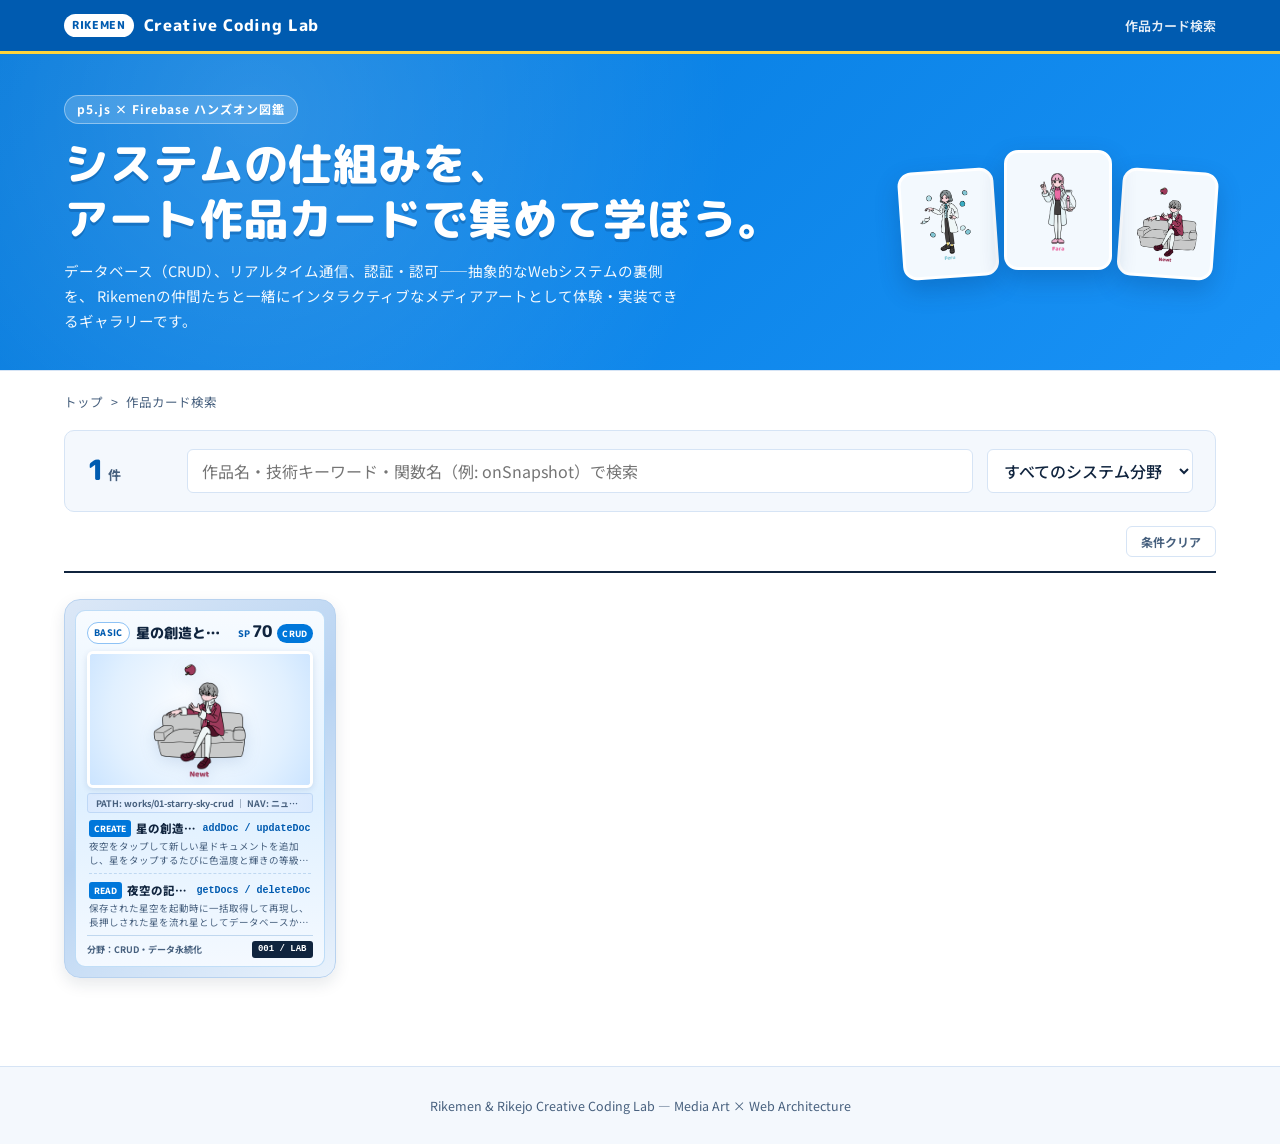
<file: index.html>
<!DOCTYPE html>
<html lang="ja">
  <head>
    <meta charset="UTF-8" />
    <meta name="viewport" content="width=device-width, initial-scale=1.0, viewport-fit=cover" />
    <title>作品カード検索 | Rikemen Creative Coding Lab</title>
    <link rel="preconnect" href="https://fonts.googleapis.com" />
    <link rel="preconnect" href="https://fonts.gstatic.com" crossorigin />
    <link
      href="https://fonts.googleapis.com/css2?family=M+PLUS+Rounded+1c:wght@700;800&family=Noto+Sans+JP:wght@400;500;700;800&display=swap"
      rel="stylesheet"
    />
    <link rel="stylesheet" href="./assets/css/gallery.css" />
  </head>
  <body>
    <nav class="site-navbar" aria-label="グローバルナビゲーション">
      <div class="site-navbar__inner">
        <a href="./index.html" class="site-brand">
          <span class="site-brand__pill">RIKEMEN</span>
          <span>Creative Coding Lab</span>
        </a>
        <div class="site-navbar__links">
          <a href="./index.html" class="site-navbar__link">作品カード検索</a>
        </div>
      </div>
    </nav>

    <header class="hero-banner">
      <div class="hero-banner__inner">
        <div>
          <span class="hero-eyebrow">p5.js × Firebase ハンズオン図鑑</span>
          <h1 class="hero-title">システムの仕組みを、<br />アート作品カードで集めて学ぼう。</h1>
          <p class="hero-lead">
            データベース（CRUD）、リアルタイム通信、認証・認可——抽象的なWebシステムの裏側を、
            Rikemenの仲間たちと一緒にインタラクティブなメディアアートとして体験・実装できるギャラリーです。
          </p>
          <div id="env-notice-slot"></div>
        </div>

        <div class="hero-characters" aria-hidden="true">
          <div class="hero-char-card">
            <img src="./assets/images/rikemen-rikejo/01_Feru.png" alt="" />
          </div>
          <div class="hero-char-card">
            <img src="./assets/images/rikemen-rikejo/06_Fara.PNG" alt="" />
          </div>
          <div class="hero-char-card">
            <img src="./assets/images/rikemen-rikejo/10_Newt.png" alt="" />
          </div>
        </div>
      </div>
    </header>

    <main class="catalog-container">
      <nav class="breadcrumb" aria-label="パンくずリスト">
        <span>トップ</span>
        <span aria-hidden="true">&gt;</span>
        <span>作品カード検索</span>
      </nav>

      <section class="search-panel" aria-label="カード検索条件">
        <div class="search-count" aria-live="polite">
          <span id="hit-count-num" class="search-count__num">0</span>
          <span class="search-count__unit">件</span>
        </div>

        <div class="search-input-wrap">
          <input
            id="filter-keyword"
            type="search"
            class="search-input"
            placeholder="作品名・技術キーワード・関数名（例: onSnapshot）で検索"
            aria-label="作品名やテキストで検索"
          />
        </div>

        <select id="filter-category" class="search-select" aria-label="システム分野で絞り込み">
          <option value="">すべてのシステム分野</option>
        </select>
      </section>

      <div class="search-toolbar-sub">
        <button id="btn-clear-filter" type="button" class="clear-filter-btn">
          条件クリア
        </button>
      </div>

      <section id="card-results-container" aria-label="作品カード一覧"></section>
    </main>

    <footer class="site-footer">
      <p>Rikemen &amp; Rikejo Creative Coding Lab — Media Art × Web Architecture</p>
    </footer>

    <script type="module" src="./assets/js/entrance.js"></script>
  </body>
</html>
</file>
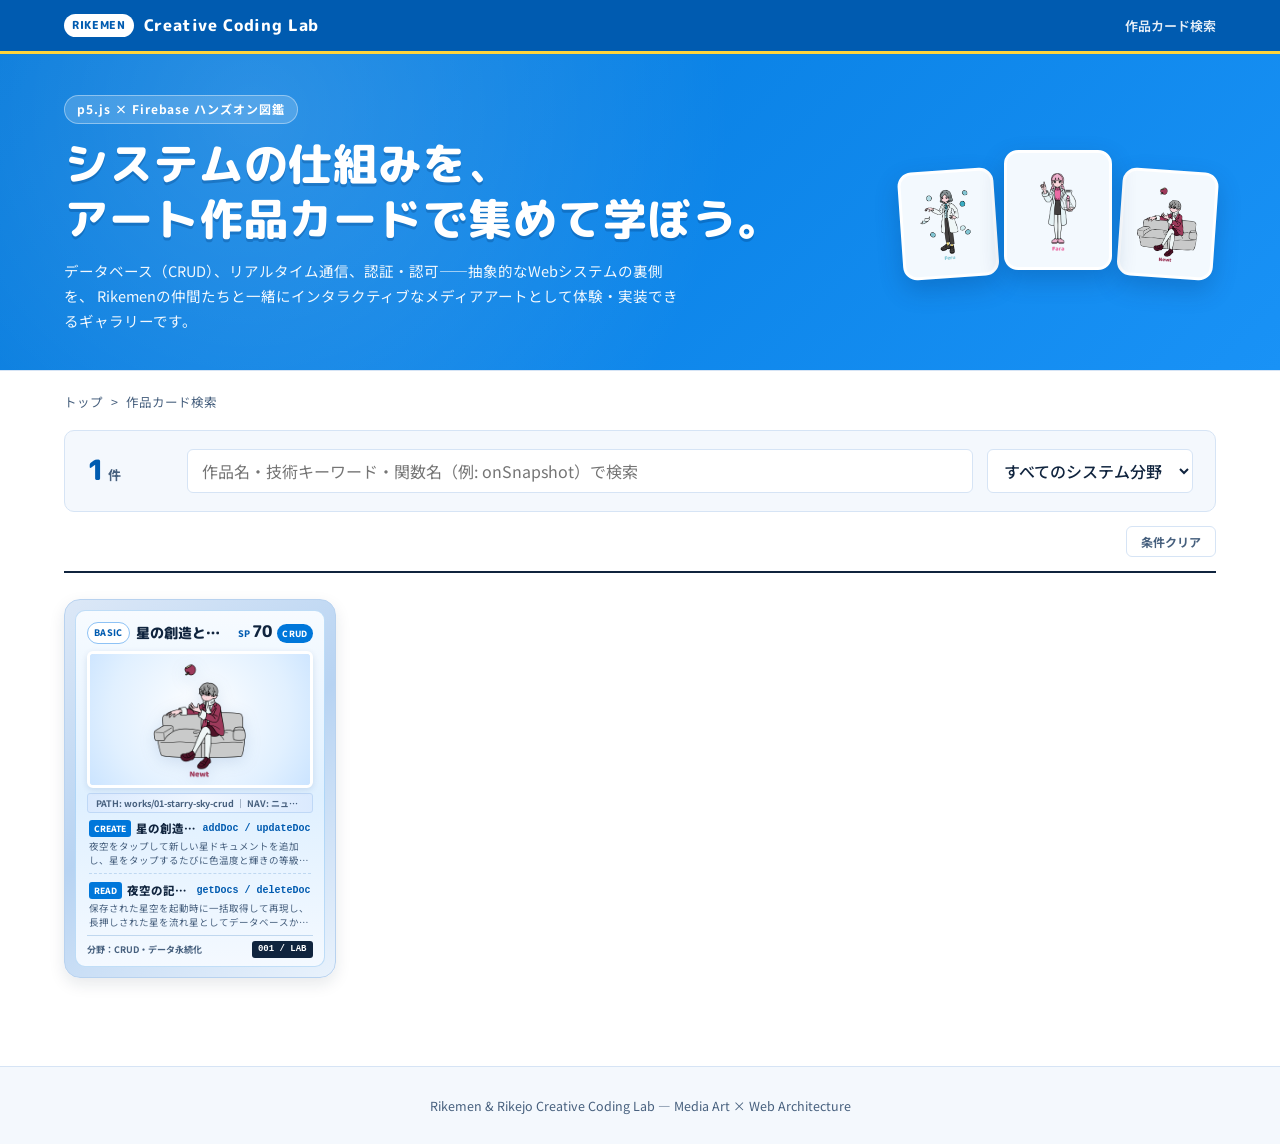
<file: detail.html>
<!DOCTYPE html>
<html lang="ja">
  <head>
    <meta charset="UTF-8" />
    <meta name="viewport" content="width=device-width, initial-scale=1.0, viewport-fit=cover" />
    <title>作品概要 | Rikemen Creative Coding Lab</title>
    <link rel="preconnect" href="https://fonts.googleapis.com" />
    <link rel="preconnect" href="https://fonts.gstatic.com" crossorigin />
    <link
      href="https://fonts.googleapis.com/css2?family=M+PLUS+Rounded+1c:wght@700;800&family=Noto+Sans+JP:wght@400;500;700;800&display=swap"
      rel="stylesheet"
    />
    <link rel="stylesheet" href="./assets/css/gallery.css" />
  </head>
  <body>
    <nav class="site-navbar" aria-label="グローバルナビゲーション">
      <div class="site-navbar__inner">
        <a href="./index.html" class="site-brand">
          <span class="site-brand__pill">RIKEMEN</span>
          <span>Creative Coding Lab</span>
        </a>
        <div class="site-navbar__links">
          <a id="nav-card-list-link" href="./index.html" class="site-navbar__link">← カード一覧へ戻る</a>
        </div>
      </div>
    </nav>

    <main class="catalog-container">
      <nav class="breadcrumb" aria-label="パンくずリスト">
        <a id="breadcrumb-home-link" href="./index.html">作品カード検索</a>
        <span aria-hidden="true">&gt;</span>
        <span id="breadcrumb-current-title">作品概要</span>
      </nav>

      <div class="detail-layout">
        <!-- 左カラム：拡大された作品トレーディングカード -->
        <div id="detail-card-slot" class="detail-card-column"></div>

        <!-- 右カラム：作品概要・「作品を見る」導線・キャラクター解説 -->
        <div class="detail-info-column">
          <header class="detail-header-box">
            <div class="detail-meta-row">
              <span id="detail-card-no" class="detail-card-no"></span>
              <span id="detail-category-label" class="detail-category-badge"></span>
            </div>
            <h1 id="detail-title" class="detail-title"></h1>
            <p id="detail-subtitle" class="detail-subtitle"></p>
          </header>

          <div class="detail-cta-panel">
            <a id="btn-launch-artwork" href="./exhibition.html" class="primary-launch-btn">
              <span>作品を見る</span>
              <span aria-hidden="true">▶</span>
            </a>

            <a id="btn-launch-start" href="./exhibition.html" class="secondary-launch-btn" hidden>
              <span>Start（ハンズオン用）を見る</span>
            </a>

            <a
              id="btn-youtube-link"
              href="#"
              target="_blank"
              rel="noopener noreferrer"
              class="secondary-launch-btn"
              hidden
            >
              <span>YouTube解説動画を開く</span>
            </a>
          </div>

          <section class="navigator-callout" aria-label="キャラクターナビゲート">
            <div class="navigator-callout__avatar">
              <img id="navigator-avatar" src="./assets/images/rikemen-rikejo/01_Feru.png" alt="" />
            </div>
            <div>
              <p id="navigator-name" class="navigator-callout__name"></p>
              <p id="navigator-comment" class="navigator-callout__text"></p>
            </div>
          </section>

          <section class="detail-section-card">
            <h2 class="detail-section-card__heading">作品概要・アート体験</h2>
            <p id="detail-art-concept" class="detail-section-card__body"></p>
          </section>

          <section class="detail-section-card">
            <h2 class="detail-section-card__heading">裏側で動いているシステムの仕組み</h2>
            <p id="detail-system-arch" class="detail-section-card__body"></p>
            <ul id="detail-keywords" class="keyword-pills"></ul>
          </section>

          <section id="detail-local-guide" class="detail-section-card" hidden>
            <h2 class="detail-section-card__heading">ハンズオン学習ガイド（ローカル環境）</h2>
            <p class="detail-section-card__body">
              YouTube動画を見ながら手を動かす際は、以下の開始用ファイルをエディタで開いて実装を進めてください。完成見本は同じ階層にある
              <code>end/repository.js</code> でいつでも確認できます。
            </p>
            <div id="detail-code-path" class="code-path-banner"></div>
          </section>
        </div>
      </div>
    </main>

    <footer class="site-footer">
      <p>Rikemen &amp; Rikejo Creative Coding Lab — Media Art × Web Architecture</p>
    </footer>

    <script type="module" src="./assets/js/detail.js"></script>
  </body>
</html>
</file>
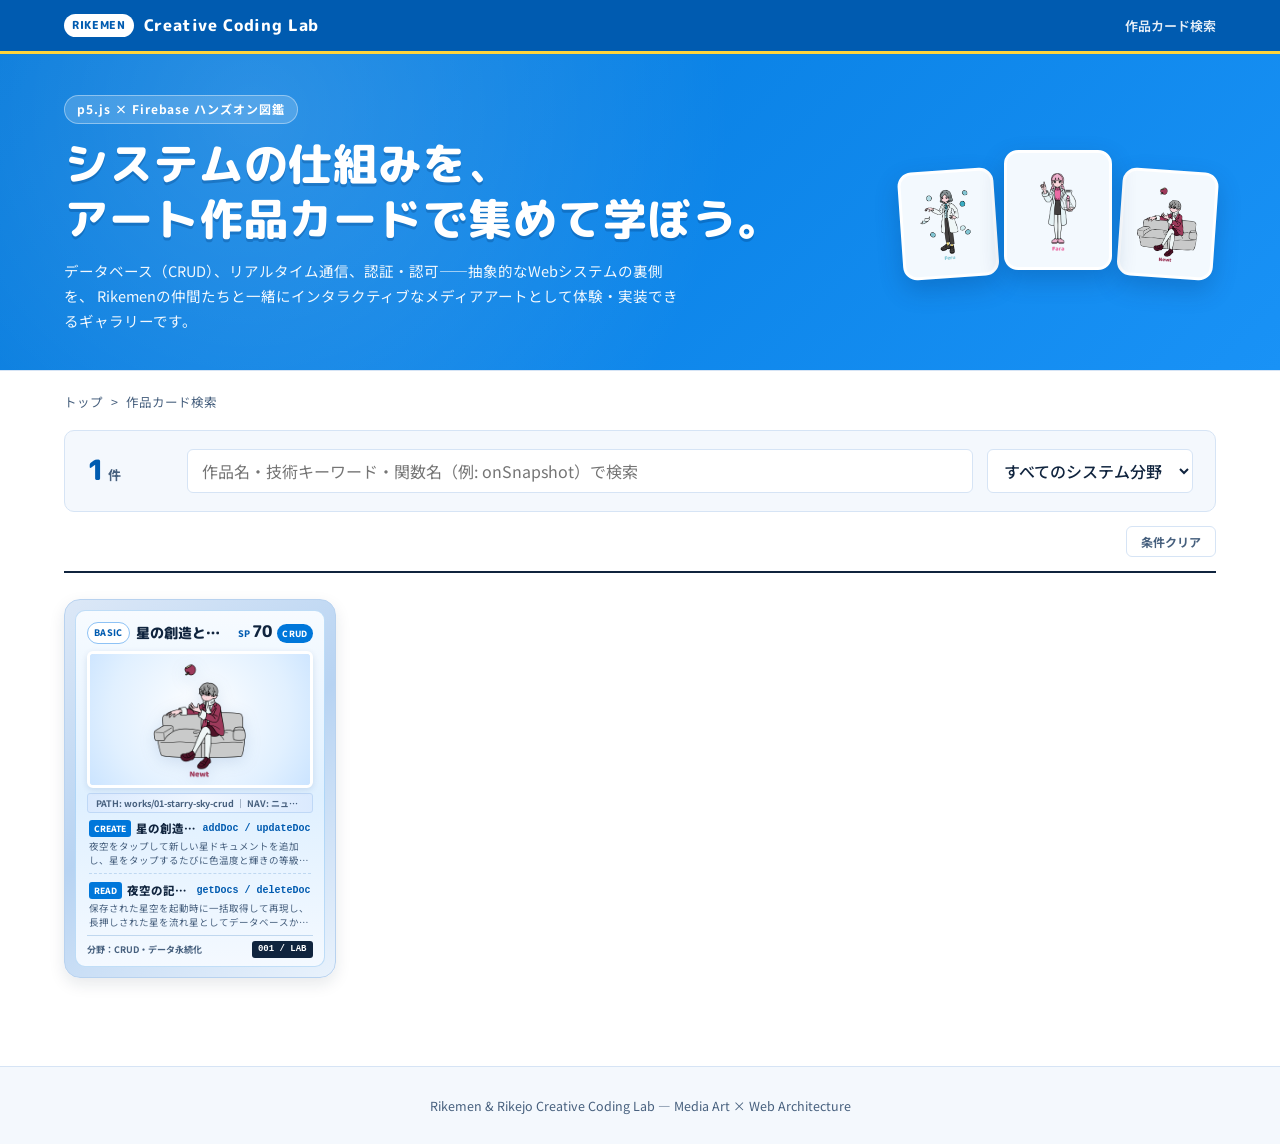
<file: exhibition.html>
<!DOCTYPE html>
<html lang="ja">
  <head>
    <meta charset="UTF-8" />
    <meta name="viewport" content="width=device-width, initial-scale=1.0, viewport-fit=cover" />
    <title>作品ステージ | Rikemen Creative Coding Lab</title>
    <link rel="preconnect" href="https://fonts.googleapis.com" />
    <link rel="preconnect" href="https://fonts.gstatic.com" crossorigin />
    <link
      href="https://fonts.googleapis.com/css2?family=M+PLUS+Rounded+1c:wght@700;800&family=Noto+Sans+JP:wght@400;500;700;800&display=swap"
      rel="stylesheet"
    />
    <link rel="stylesheet" href="./assets/css/gallery.css" />
  </head>
  <body>
    <div class="exhibition-room">
      <header class="exhibition-bar">
        <div class="exhibition-bar__left">
          <a id="back-to-detail-link" href="./detail.html" class="nav-back-btn">
            ← 作品概要へ戻る
          </a>
          <a id="back-to-index-link" href="./index.html" class="nav-sub-link">
            カード一覧
          </a>
          <span class="exhibition-bar__divider" aria-hidden="true"></span>
          <div class="exhibition-bar__meta">
            <span id="exhibition-number" class="exhibition-bar__number"></span>
            <h1 id="exhibition-title" class="exhibition-bar__title"></h1>
          </div>
        </div>

        <div class="exhibition-bar__right">
          <!-- ローカル学習環境（localhost）のときのみ表示される Start / End 切替スイッチ -->
          <div id="mode-switch" class="mode-switch" role="group" aria-label="教材モード切替" hidden>
            <button id="btn-mode-start" type="button" class="mode-switch__btn" aria-pressed="false">
              Start（ハンズオン用）
            </button>
            <button id="btn-mode-end" type="button" class="mode-switch__btn" aria-pressed="true">
              End（完成版）
            </button>
          </div>
        </div>
      </header>

      <div class="exhibition-stage">
        <iframe
          id="artwork-iframe"
          class="artwork-iframe"
          title="メディアアート作品キャンバス"
          allow="fullscreen"
        ></iframe>
      </div>
    </div>

    <script type="module" src="./assets/js/exhibition.js"></script>
  </body>
</html>
</file>
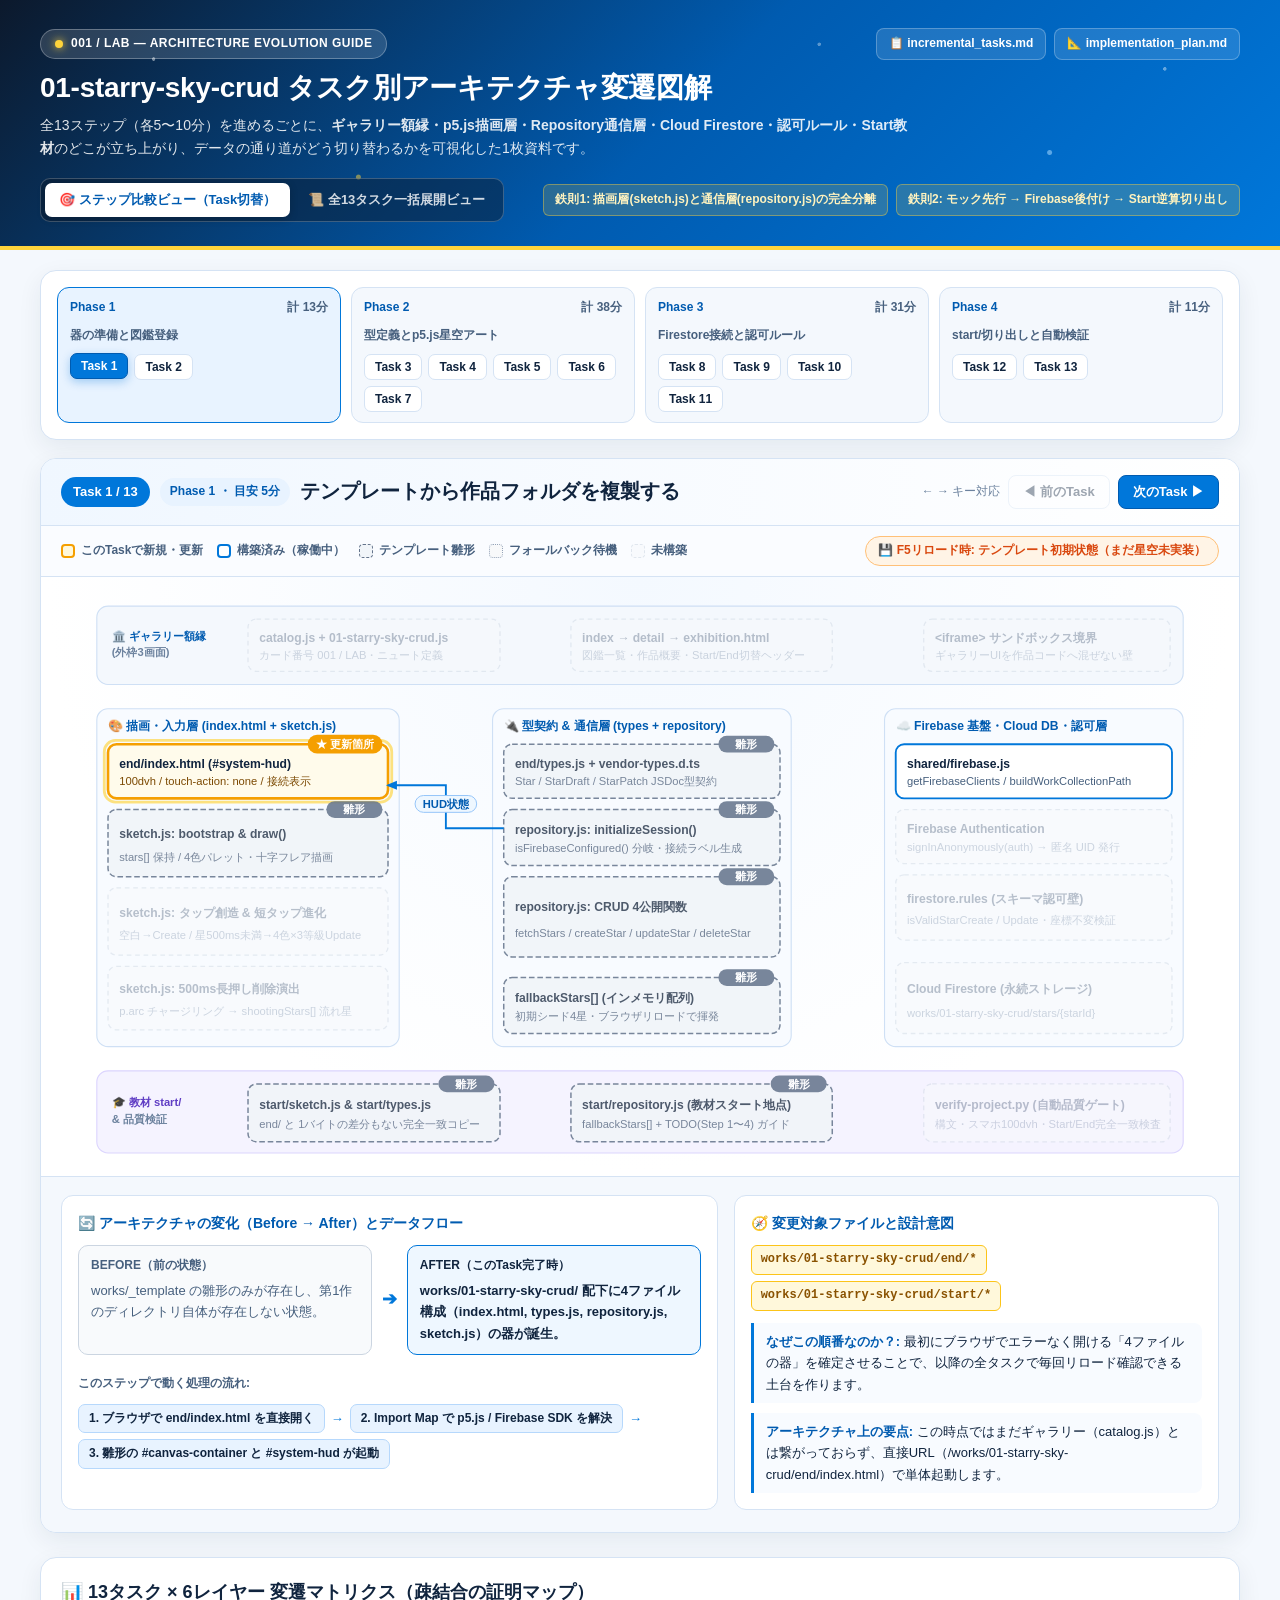
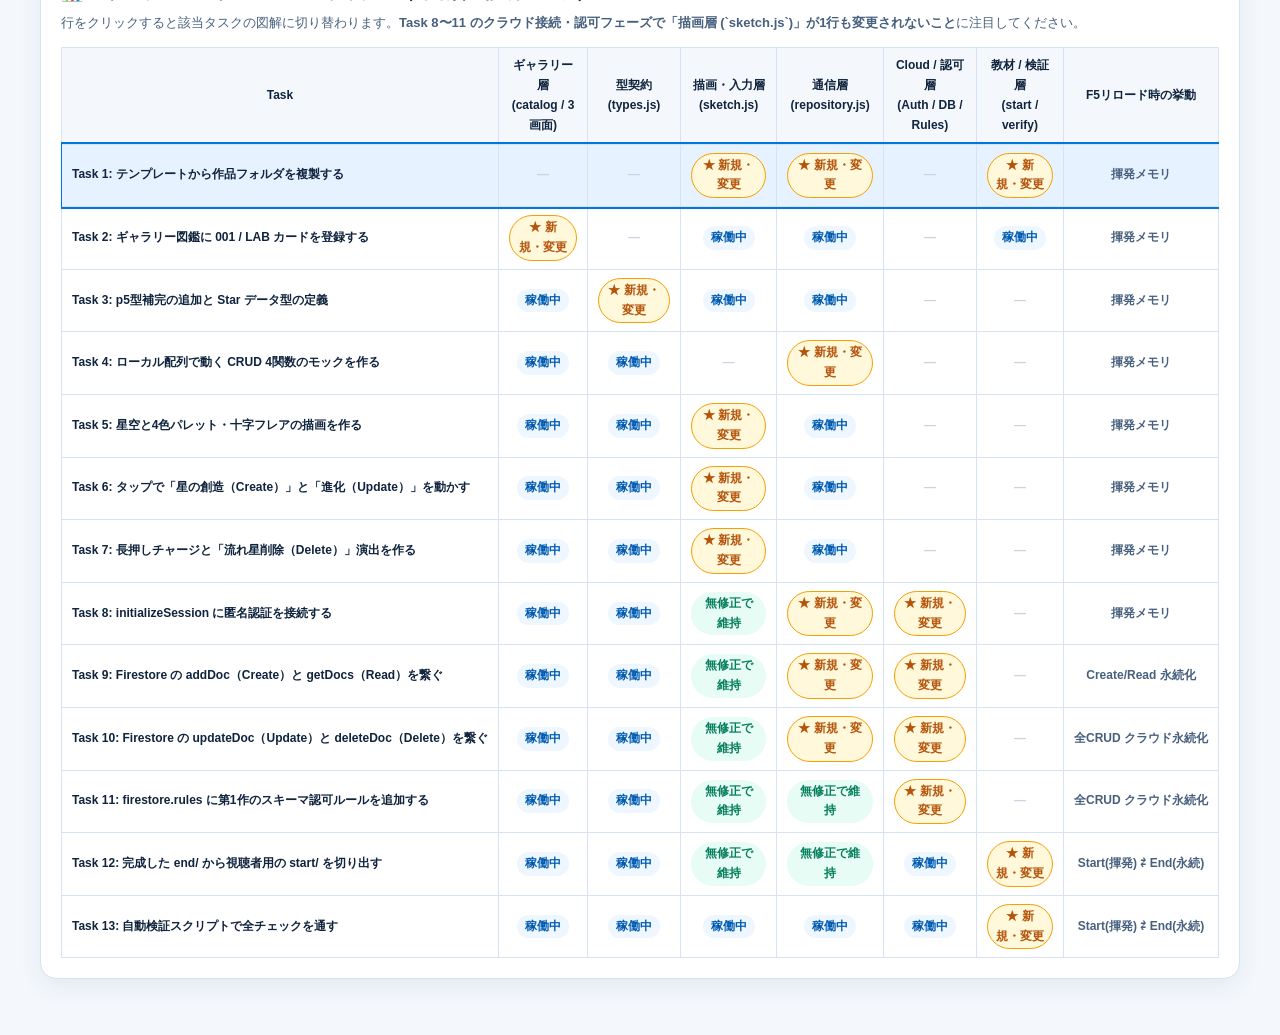
<file: works/01-starry-sky-crud/plans/architecture_evolution.html>
<!DOCTYPE html>
<html lang="ja">
<head>
  <meta charset="UTF-8" />
  <meta name="viewport" content="width=device-width, initial-scale=1.0, viewport-fit=cover" />
  <title>01-starry-sky-crud タスク別アーキテクチャ変遷図解 | Rikemen Creative Coding Lab</title>
  <style>
    /*
     * Rikemen Creative Coding Lab デザインシステム（DESIGN.md 準拠）
     * 外部CDNに依存せず単一HTMLファイルでオフライン・CSP環境下でも完全に描画できるよう設計している。
     */
    :root {
      --rikemen-blue: #0077da;
      --rikemen-blue-dark: #005bb0;
      --rikemen-blue-bright: #1992f6;
      --surface-white: #ffffff;
      --rikemen-ice: #f4f8fd;
      --rikemen-sky: #e8f3ff;
      --text-primary: #10243e;
      --text-secondary: #47607e;
      --text-muted: #6c829e;
      --border-subtle: #d5e3f4;
      --accent-yellow: #ffd43b;
      --accent-amber: #f59f00;
      --accent-amber-bg: #fff8db;
      --accent-emerald: #0ca678;
      --accent-emerald-bg: #e6fcf5;
      --accent-purple: #7048e8;
      --accent-purple-bg: #f3f0ff;
      --night-navy: #0c192c;
      --shadow-card: 0 8px 24px rgba(16, 36, 62, 0.07);
      --shadow-elevated: 0 12px 32px rgba(0, 91, 176, 0.14);
      --radius-lg: 16px;
      --radius-md: 12px;
      --radius-sm: 8px;
    }

    * {
      box-sizing: border-box;
    }

    html {
      overflow-x: clip;
      scroll-behavior: smooth;
    }

    body {
      margin: 0;
      font-family: "Hiragino Sans", "Hiragino Kaku Gothic ProN", "Noto Sans JP", "Yu Gothic UI", "Meiryo", sans-serif;
      background-color: var(--rikemen-ice);
      color: var(--text-primary);
      line-height: 1.65;
      overflow-x: clip;
    }

    /* ── ヒーローヘッダー ── */
    .hero-header {
      background: linear-gradient(135deg, var(--night-navy) 0%, var(--rikemen-blue-dark) 52%, var(--rikemen-blue) 100%);
      color: var(--surface-white);
      padding: 28px 20px 24px;
      border-bottom: 4px solid var(--accent-yellow);
      position: relative;
      overflow: hidden;
    }

    /* 夜空テーマに合わせた控えめな星屑装飾 */
    .hero-header::before {
      content: "";
      position: absolute;
      inset: 0;
      background-image:
        radial-gradient(circle at 12% 24%, rgba(255, 255, 255, 0.45) 1.5px, transparent 2px),
        radial-gradient(circle at 28% 72%, rgba(255, 212, 59, 0.5) 2px, transparent 3px),
        radial-gradient(circle at 64% 18%, rgba(255, 255, 255, 0.35) 1.5px, transparent 2px),
        radial-gradient(circle at 82% 62%, rgba(165, 216, 255, 0.55) 2px, transparent 3px),
        radial-gradient(circle at 91% 28%, rgba(255, 255, 255, 0.4) 1.5px, transparent 2px);
      pointer-events: none;
    }

    .container {
      max-width: 1200px;
      margin: 0 auto;
      position: relative;
    }

    .hero-top-row {
      display: flex;
      flex-wrap: wrap;
      align-items: center;
      justify-content: space-between;
      gap: 12px;
      margin-bottom: 10px;
    }

    .card-badge {
      display: inline-flex;
      align-items: center;
      gap: 8px;
      background: rgba(255, 255, 255, 0.14);
      border: 1px solid rgba(255, 255, 255, 0.28);
      border-radius: 999px;
      padding: 4px 14px;
      font-size: 12px;
      font-weight: 700;
      letter-spacing: 0.04em;
    }

    .card-badge__dot {
      width: 8px;
      height: 8px;
      border-radius: 50%;
      background: var(--accent-yellow);
      box-shadow: 0 0 8px var(--accent-yellow);
    }

    .doc-links {
      display: flex;
      flex-wrap: wrap;
      gap: 8px;
    }

    .doc-link {
      color: var(--surface-white);
      text-decoration: none;
      font-size: 12px;
      font-weight: 600;
      background: rgba(255, 255, 255, 0.12);
      border: 1px solid rgba(255, 255, 255, 0.25);
      padding: 5px 12px;
      border-radius: 8px;
      transition: background 0.18s ease;
    }

    .doc-link:hover {
      background: rgba(255, 255, 255, 0.24);
    }

    .hero-title {
      margin: 0 0 8px;
      font-size: clamp(20px, 2.8vw, 28px);
      font-weight: 800;
      letter-spacing: -0.01em;
      line-height: 1.3;
    }

    .hero-subtitle {
      margin: 0;
      font-size: 14px;
      color: rgba(255, 255, 255, 0.88);
      max-width: 880px;
    }

    .hero-bottom-bar {
      margin-top: 18px;
      display: flex;
      flex-wrap: wrap;
      align-items: center;
      justify-content: space-between;
      gap: 12px;
    }

    .mode-switcher {
      display: inline-flex;
      background: rgba(12, 25, 44, 0.45);
      border: 1px solid rgba(255, 255, 255, 0.22);
      border-radius: 10px;
      padding: 4px;
      gap: 4px;
    }

    .mode-button {
      appearance: none;
      border: none;
      background: transparent;
      color: rgba(255, 255, 255, 0.82);
      font-size: 13px;
      font-weight: 700;
      padding: 8px 14px;
      border-radius: 7px;
      cursor: pointer;
      transition: all 0.18s ease;
    }

    .mode-button.is-active {
      background: var(--surface-white);
      color: var(--rikemen-blue-dark);
      box-shadow: 0 2px 8px rgba(0, 0, 0, 0.18);
    }

    .core-principles {
      display: flex;
      flex-wrap: wrap;
      gap: 8px;
    }

    .principle-chip {
      font-size: 12px;
      font-weight: 700;
      padding: 5px 11px;
      border-radius: 6px;
      background: rgba(255, 212, 59, 0.16);
      color: #fff3bf;
      border: 1px solid rgba(255, 212, 59, 0.4);
    }

    /* ── メインコンテンツ枠 ── */
    .main-content {
      padding: 20px 16px 56px;
    }

    /* ── フェーズ＆タスク選択ステッパー ── */
    .stepper-panel {
      background: var(--surface-white);
      border: 1px solid var(--border-subtle);
      border-radius: var(--radius-lg);
      padding: 16px;
      box-shadow: var(--shadow-card);
      margin-bottom: 18px;
    }

    .phase-grid {
      display: grid;
      grid-template-columns: repeat(4, minmax(0, 1fr));
      gap: 10px;
    }

    @media (max-width: 960px) {
      .phase-grid {
        grid-template-columns: repeat(2, minmax(0, 1fr));
      }
    }

    @media (max-width: 560px) {
      .phase-grid {
        grid-template-columns: 1fr;
      }
    }

    .phase-box {
      background: var(--rikemen-ice);
      border: 1px solid var(--border-subtle);
      border-radius: var(--radius-md);
      padding: 10px 12px;
      transition: border-color 0.2s ease, background 0.2s ease;
    }

    .phase-box.is-current-phase {
      border-color: var(--rikemen-blue);
      background: var(--rikemen-sky);
    }

    .phase-box__header {
      display: flex;
      align-items: center;
      justify-content: space-between;
      gap: 6px;
      margin-bottom: 8px;
    }

    .phase-box__tag {
      font-size: 12px;
      font-weight: 800;
      color: var(--rikemen-blue-dark);
    }

    .phase-box__time {
      font-size: 12px;
      font-weight: 600;
      color: var(--text-secondary);
    }

    .phase-box__title {
      font-size: 12px;
      color: var(--text-secondary);
      margin-bottom: 8px;
      font-weight: 600;
    }

    .task-pills {
      display: flex;
      flex-wrap: wrap;
      gap: 6px;
    }

    .task-pill {
      appearance: none;
      border: 1px solid var(--border-subtle);
      background: var(--surface-white);
      color: var(--text-primary);
      font-size: 12px;
      font-weight: 700;
      padding: 5px 10px;
      border-radius: 7px;
      cursor: pointer;
      transition: all 0.16s ease;
      display: inline-flex;
      align-items: center;
      gap: 4px;
    }

    .task-pill:hover {
      border-color: var(--rikemen-blue);
      color: var(--rikemen-blue-dark);
    }

    .task-pill.is-visited {
      background: #eef6ff;
      border-color: #90c2f9;
      color: var(--rikemen-blue-dark);
    }

    .task-pill.is-selected {
      background: var(--rikemen-blue);
      border-color: var(--rikemen-blue-dark);
      color: var(--surface-white);
      box-shadow: 0 3px 10px rgba(0, 119, 218, 0.32);
      transform: translateY(-1px);
    }

    /* ── インタラクティブ図解ステージ ── */
    .stage-card {
      background: var(--surface-white);
      border: 1px solid var(--border-subtle);
      border-radius: var(--radius-lg);
      box-shadow: var(--shadow-card);
      overflow: hidden;
      margin-bottom: 24px;
    }

    .stage-topbar {
      display: flex;
      flex-wrap: wrap;
      align-items: center;
      justify-content: space-between;
      gap: 12px;
      padding: 16px 20px;
      background: linear-gradient(90deg, #f0f7ff 0%, #ffffff 100%);
      border-bottom: 1px solid var(--border-subtle);
    }

    .stage-task-heading {
      display: flex;
      flex-wrap: wrap;
      align-items: center;
      gap: 10px;
    }

    .task-number-badge {
      background: var(--rikemen-blue);
      color: var(--surface-white);
      font-size: 13px;
      font-weight: 800;
      padding: 4px 12px;
      border-radius: 999px;
      white-space: nowrap;
    }

    .task-duration-badge {
      background: var(--rikemen-sky);
      color: var(--rikemen-blue-dark);
      font-size: 12px;
      font-weight: 700;
      padding: 4px 10px;
      border-radius: 999px;
      white-space: nowrap;
    }

    .stage-task-title {
      margin: 0;
      font-size: clamp(16px, 2vw, 20px);
      font-weight: 800;
      color: var(--text-primary);
    }

    .nav-controls {
      display: flex;
      align-items: center;
      gap: 8px;
    }

    .nav-btn {
      appearance: none;
      border: 1px solid var(--border-subtle);
      background: var(--surface-white);
      color: var(--text-primary);
      font-size: 13px;
      font-weight: 700;
      padding: 7px 14px;
      border-radius: 8px;
      cursor: pointer;
      transition: all 0.16s ease;
    }

    .nav-btn:hover:not(:disabled) {
      border-color: var(--rikemen-blue);
      background: var(--rikemen-sky);
      color: var(--rikemen-blue-dark);
    }

    .nav-btn:disabled {
      opacity: 0.4;
      cursor: not-allowed;
    }

    .nav-btn--primary {
      background: var(--rikemen-blue);
      border-color: var(--rikemen-blue-dark);
      color: var(--surface-white);
    }

    .nav-btn--primary:hover:not(:disabled) {
      background: var(--rikemen-blue-dark);
      color: var(--surface-white);
    }

    /* ── 凡例バー ── */
    .legend-bar {
      display: flex;
      flex-wrap: wrap;
      align-items: center;
      justify-content: space-between;
      gap: 12px;
      padding: 10px 20px;
      background: #fafcff;
      border-bottom: 1px solid var(--border-subtle);
      font-size: 12px;
    }

    .legend-items {
      display: flex;
      flex-wrap: wrap;
      align-items: center;
      gap: 14px;
    }

    .legend-item {
      display: inline-flex;
      align-items: center;
      gap: 6px;
      color: var(--text-secondary);
      font-weight: 600;
    }

    .legend-swatch {
      width: 14px;
      height: 14px;
      border-radius: 4px;
      display: inline-block;
    }

    .legend-swatch--highlight {
      background: var(--accent-amber-bg);
      border: 2px solid var(--accent-amber);
    }

    .legend-swatch--active {
      background: var(--surface-white);
      border: 2px solid var(--rikemen-blue);
    }

    .legend-swatch--scaffold {
      background: #f1f5f9;
      border: 1.5px dashed #64748b;
    }

    .legend-swatch--standby {
      background: #f8f9fa;
      border: 1.5px dotted #94a3b8;
    }

    .legend-swatch--pending {
      background: #f8fafc;
      border: 1.5px dashed #cbd5e1;
      opacity: 0.55;
    }

    .persistence-pill {
      display: inline-flex;
      align-items: center;
      gap: 6px;
      padding: 4px 12px;
      border-radius: 999px;
      font-size: 12px;
      font-weight: 700;
    }

    .persistence-pill[data-kind="memory"] {
      background: #fff4e6;
      color: #d9480f;
      border: 1px solid #ffc078;
    }

    .persistence-pill[data-kind="partial-cloud"] {
      background: #e7f5ff;
      color: #1864ab;
      border: 1px solid #74c0fc;
    }

    .persistence-pill[data-kind="full-cloud"] {
      background: var(--accent-emerald-bg);
      color: #087f5b;
      border: 1px solid #63e6be;
    }

    .persistence-pill[data-kind="dual"] {
      background: var(--accent-purple-bg);
      color: #5f3dc4;
      border: 1px solid #b197fc;
    }

    /* ── SVG アーキテクチャ図キャンバス ── */
    .diagram-viewport {
      padding: 16px 16px 12px;
      background: radial-gradient(circle at 50% 0%, #f4f9ff 0%, #ffffff 70%);
      overflow-x: auto;
    }

    .arch-svg {
      display: block;
      width: 100%;
      min-width: 780px;
      max-width: 1120px;
      height: auto;
      margin: 0 auto;
    }

    @keyframes flowDash {
      to {
        stroke-dashoffset: -24;
      }
    }

    .edge-animated {
      stroke-dasharray: 7 5;
      animation: flowDash 0.9s linear infinite;
    }

    /* ── タスク詳細解説グリッド（図の下部） ── */
    .detail-grid {
      display: grid;
      grid-template-columns: 1.15fr 0.85fr;
      gap: 16px;
      padding: 18px 20px 22px;
      background: var(--rikemen-ice);
      border-top: 1px solid var(--border-subtle);
    }

    @media (max-width: 860px) {
      .detail-grid {
        grid-template-columns: 1fr;
      }
    }

    .detail-panel {
      background: var(--surface-white);
      border: 1px solid var(--border-subtle);
      border-radius: var(--radius-md);
      padding: 16px;
    }

    .detail-panel__title {
      margin: 0 0 10px;
      font-size: 14px;
      font-weight: 800;
      color: var(--rikemen-blue-dark);
      display: flex;
      align-items: center;
      gap: 8px;
    }

    .before-after-box {
      display: grid;
      grid-template-columns: 1fr auto 1fr;
      align-items: stretch;
      gap: 10px;
      margin-bottom: 14px;
    }

    @media (max-width: 600px) {
      .before-after-box {
        grid-template-columns: 1fr;
      }
      .ba-arrow {
        transform: rotate(90deg);
        justify-self: center;
      }
    }

    .ba-card {
      border-radius: 10px;
      padding: 10px 12px;
      font-size: 13px;
    }

    .ba-card--before {
      background: #f8fafc;
      border: 1px solid #cbd5e1;
      color: var(--text-secondary);
    }

    .ba-card--after {
      background: #eef7ff;
      border: 1.5px solid var(--rikemen-blue);
      color: var(--text-primary);
      font-weight: 600;
    }

    .ba-card__label {
      font-size: 12px;
      font-weight: 800;
      margin-bottom: 4px;
      display: block;
    }

    .ba-arrow {
      display: flex;
      align-items: center;
      justify-content: center;
      font-size: 18px;
      font-weight: 800;
      color: var(--rikemen-blue);
    }

    .flow-steps {
      display: flex;
      flex-wrap: wrap;
      align-items: center;
      gap: 6px;
      margin-top: 8px;
    }

    .flow-chip {
      background: var(--rikemen-sky);
      color: var(--text-primary);
      border: 1px solid #b6d8fc;
      border-radius: 7px;
      padding: 4px 10px;
      font-size: 12px;
      font-weight: 700;
    }

    .flow-sep {
      color: var(--rikemen-blue);
      font-weight: 800;
      font-size: 13px;
    }

    .meta-list {
      margin: 0;
      padding: 0;
      list-style: none;
      display: flex;
      flex-direction: column;
      gap: 10px;
      font-size: 13px;
    }

    .meta-list li {
      background: #f8fbff;
      border-left: 3px solid var(--rikemen-blue);
      padding: 8px 12px;
      border-radius: 0 8px 8px 0;
    }

    .meta-list strong {
      color: var(--rikemen-blue-dark);
    }

    .file-tags {
      display: flex;
      flex-wrap: wrap;
      gap: 6px;
      margin-bottom: 12px;
    }

    .file-tag {
      font-family: ui-monospace, SFMono-Regular, Menlo, Monaco, Consolas, monospace;
      font-size: 12px;
      font-weight: 700;
      padding: 4px 9px;
      border-radius: 6px;
      background: #fff8db;
      color: #8a5200;
      border: 1px solid #fcc419;
    }

    .zero-diff-callout {
      background: var(--accent-emerald-bg);
      border: 1px solid #63e6be;
      color: #087f5b;
      padding: 8px 12px;
      border-radius: 8px;
      font-size: 12px;
      font-weight: 700;
      margin-bottom: 12px;
    }

    /* ── 全13タスク俯瞰モード（一括スクロール表示） ── */
    .all-tasks-section {
      display: none;
      flex-direction: column;
      gap: 24px;
      margin-bottom: 28px;
    }

    .all-tasks-section.is-visible {
      display: flex;
    }

    .interactive-section.is-hidden {
      display: none;
    }

    .phase-divider {
      background: linear-gradient(90deg, var(--rikemen-blue-dark) 0%, var(--rikemen-blue) 100%);
      color: var(--surface-white);
      padding: 12px 18px;
      border-radius: var(--radius-md);
      font-size: 16px;
      font-weight: 800;
      display: flex;
      flex-wrap: wrap;
      align-items: center;
      justify-content: space-between;
      gap: 8px;
      border-left: 6px solid var(--accent-yellow);
    }

    /* ── タスク × レイヤー変遷マトリクス表 ── */
    .matrix-card {
      background: var(--surface-white);
      border: 1px solid var(--border-subtle);
      border-radius: var(--radius-lg);
      padding: 20px;
      box-shadow: var(--shadow-card);
    }

    .matrix-header {
      margin-bottom: 14px;
    }

    .matrix-title {
      margin: 0 0 4px;
      font-size: 18px;
      font-weight: 800;
      color: var(--text-primary);
    }

    .matrix-desc {
      margin: 0;
      font-size: 13px;
      color: var(--text-secondary);
    }

    .matrix-scroll {
      overflow-x: auto;
    }

    .matrix-table {
      width: 100%;
      min-width: 740px;
      border-collapse: collapse;
      font-size: 12px;
    }

    .matrix-table th,
    .matrix-table td {
      border: 1px solid var(--border-subtle);
      padding: 8px 10px;
      text-align: center;
    }

    .matrix-table th {
      background: var(--rikemen-ice);
      color: var(--text-primary);
      font-weight: 800;
    }

    .matrix-table td.task-cell {
      text-align: left;
      font-weight: 700;
      white-space: nowrap;
    }

    .matrix-row {
      cursor: pointer;
      transition: background 0.14s ease;
    }

    .matrix-row:hover {
      background: #f0f7ff;
    }

    .matrix-row.is-selected-row {
      background: #e6f2ff;
      outline: 2px solid var(--rikemen-blue);
    }

    .cell-badge {
      display: inline-block;
      padding: 2px 8px;
      border-radius: 999px;
      font-size: 12px;
      font-weight: 800;
    }

    .cell-badge--changed {
      background: var(--accent-amber-bg);
      color: #b45309;
      border: 1px solid var(--accent-amber);
    }

    .cell-badge--active {
      background: #eef7ff;
      color: var(--rikemen-blue-dark);
    }

    .cell-badge--untouched {
      background: var(--accent-emerald-bg);
      color: #087f5b;
    }

    .cell-badge--none {
      color: #cbd5e1;
    }

    .keyboard-hint {
      font-size: 12px;
      color: var(--text-muted);
    }

    @media print {
      .hero-bottom-bar,
      .stepper-panel,
      .nav-controls {
        display: none !important;
      }
      .interactive-section {
        display: none !important;
      }
      .all-tasks-section {
        display: flex !important;
      }
      .stage-card {
        break-inside: avoid;
        box-shadow: none;
      }
    }
  </style>
</head>
<body>
  <header class="hero-header">
    <div class="container">
      <div class="hero-top-row">
        <span class="card-badge">
          <span class="card-badge__dot"></span>
          001 / LAB — ARCHITECTURE EVOLUTION GUIDE
        </span>
        <div class="doc-links">
          <a class="doc-link" href="./incremental_tasks.md">📋 incremental_tasks.md</a>
          <a class="doc-link" href="./implementation_plan.md">📐 implementation_plan.md</a>
        </div>
      </div>
      <h1 class="hero-title">01-starry-sky-crud タスク別アーキテクチャ変遷図解</h1>
      <p class="hero-subtitle">
        全13ステップ（各5〜10分）を進めるごとに、<strong>ギャラリー額縁・p5.js描画層・Repository通信層・Cloud Firestore・認可ルール・Start教材</strong>のどこが立ち上がり、データの通り道がどう切り替わるかを可視化した1枚資料です。
      </p>
      <div class="hero-bottom-bar">
        <div class="mode-switcher" role="tablist" aria-label="表示モード切替">
          <button type="button" id="btn-mode-interactive" class="mode-button is-active" role="tab" aria-selected="true">
            🎯 ステップ比較ビュー（Task切替）
          </button>
          <button type="button" id="btn-mode-all" class="mode-button" role="tab" aria-selected="false">
            📜 全13タスク一括展開ビュー
          </button>
        </div>
        <div class="core-principles">
          <span class="principle-chip">鉄則1: 描画層(sketch.js)と通信層(repository.js)の完全分離</span>
          <span class="principle-chip">鉄則2: モック先行 → Firebase後付け → Start逆算切り出し</span>
        </div>
      </div>
    </div>
  </header>

  <main class="main-content">
    <div class="container">
      <!-- インタラクティブ比較モード -->
      <section id="interactive-section" class="interactive-section" aria-label="ステップ別アーキテクチャ図解">
        <div class="stepper-panel">
          <div id="phase-grid" class="phase-grid"></div>
        </div>

        <article id="interactive-stage-container" class="stage-card"></article>
      </section>

      <!-- 全13タスク一括展開モード -->
      <section id="all-tasks-section" class="all-tasks-section" aria-label="全13タスク一括図解"></section>

      <!-- 全体俯瞰マトリクス（常時表示：クリックで該当タスクへジャンプ） -->
      <section class="matrix-card" aria-label="タスク×アーキテクチャ層ヒートマップ">
        <div class="matrix-header">
          <h2 class="matrix-title">📊 13タスク × 6レイヤー 変遷マトリクス（疎結合の証明マップ）</h2>
          <p class="matrix-desc">
            行をクリックすると該当タスクの図解に切り替わります。<strong>Task 8〜11 のクラウド接続・認可フェーズで「描画層 (`sketch.js`)」が1行も変更されないこと</strong>に注目してください。
          </p>
        </div>
        <div class="matrix-scroll">
          <table class="matrix-table">
            <thead>
              <tr>
                <th>Task</th>
                <th>ギャラリー層<br />(catalog / 3画面)</th>
                <th>型契約<br />(types.js)</th>
                <th>描画・入力層<br />(sketch.js)</th>
                <th>通信層<br />(repository.js)</th>
                <th>Cloud / 認可層<br />(Auth / DB / Rules)</th>
                <th>教材 / 検証層<br />(start / verify)</th>
                <th>F5リロード時の挙動</th>
              </tr>
            </thead>
            <tbody id="matrix-tbody"></tbody>
          </table>
        </div>
      </section>
    </div>
  </main>

  <script>
    /**
     * システム全体を構成する15個のアーキテクチャ・コンポーネント座標定義。
     * 全タスクで同一の空間配置を維持することで、タスク間の構造変化を視覚的な位置記憶として直感的に比較できるようにする。
     */
    const ARCHITECTURE_NODES = [
      // 上段: ギャラリー額縁層 (y: 28..84)
      {
        id: "gallery-catalog",
        x: 180,
        y: 28,
        w: 270,
        h: 56,
        title: "catalog.js + 01-starry-sky-crud.js",
        subtitle: "カード番号 001 / LAB・ニュート定義",
      },
      {
        id: "gallery-pages",
        x: 526,
        y: 28,
        w: 280,
        h: 56,
        title: "index → detail → exhibition.html",
        subtitle: "図鑑一覧・作品概要・Start/End切替ヘッダー",
      },
      {
        id: "iframe-bridge",
        x: 904,
        y: 28,
        w: 264,
        h: 56,
        title: "<iframe> サンドボックス境界",
        subtitle: "ギャラリーUIを作品コードへ混ぜない壁",
      },

      // 中段左列: 描画・入力層 Presentation Layer (x: 30..330)
      {
        id: "html-hud",
        x: 30,
        y: 162,
        w: 300,
        h: 58,
        title: "end/index.html (#system-hud)",
        subtitle: "100dvh / touch-action: none / 接続表示",
      },
      {
        id: "sketch-render",
        x: 30,
        y: 232,
        w: 300,
        h: 72,
        title: "sketch.js: bootstrap & draw()",
        subtitle: "stars[] 保持 / 4色パレット・十字フレア描画",
      },
      {
        id: "sketch-input",
        x: 30,
        y: 316,
        w: 300,
        h: 72,
        title: "sketch.js: タップ創造 & 短タップ進化",
        subtitle: "空白→Create / 星500ms未満→4色×3等級Update",
      },
      {
        id: "sketch-hold",
        x: 30,
        y: 400,
        w: 300,
        h: 68,
        title: "sketch.js: 500ms長押し削除演出",
        subtitle: "p.arc チャージリング → shootingStars[] 流れ星",
      },

      // 中段中央列: 型契約 & Repository 通信層 (x: 454..750)
      {
        id: "types-contract",
        x: 454,
        y: 162,
        w: 296,
        h: 58,
        title: "end/types.js + vendor-types.d.ts",
        subtitle: "Star / StarDraft / StarPatch JSDoc型契約",
      },
      {
        id: "repo-session",
        x: 454,
        y: 232,
        w: 296,
        h: 60,
        title: "repository.js: initializeSession()",
        subtitle: "isFirebaseConfigured() 分岐・接続ラベル生成",
      },
      {
        id: "repo-crud",
        x: 454,
        y: 304,
        w: 296,
        h: 86,
        title: "repository.js: CRUD 4公開関数",
        subtitle: "fetchStars / createStar / updateStar / deleteStar",
      },
      {
        id: "repo-memory",
        x: 454,
        y: 412,
        w: 296,
        h: 60,
        title: "fallbackStars[] (インメモリ配列)",
        subtitle: "初期シード4星・ブラウザリロードで揮発",
      },

      // 中段右列: Firebase 基盤 & Cloud 層 (x: 874..1170)
      {
        id: "shared-firebase",
        x: 874,
        y: 162,
        w: 296,
        h: 58,
        title: "shared/firebase.js",
        subtitle: "getFirebaseClients / buildWorkCollectionPath",
      },
      {
        id: "firebase-auth",
        x: 874,
        y: 232,
        w: 296,
        h: 58,
        title: "Firebase Authentication",
        subtitle: "signInAnonymously(auth) → 匿名 UID 発行",
      },
      {
        id: "firestore-rules",
        x: 874,
        y: 302,
        w: 296,
        h: 70,
        title: "firestore.rules (スキーマ認可壁)",
        subtitle: "isValidStarCreate / Update・座標不変検証",
      },
      {
        id: "firestore-db",
        x: 874,
        y: 396,
        w: 296,
        h: 76,
        title: "Cloud Firestore (永続ストレージ)",
        subtitle: "works/01-starry-sky-crud/stars/{starId}",
      },

      // 下段: ハンズオン教材 start/ 切り出し & 品質検証層 (y: 526..588)
      {
        id: "start-sync",
        x: 180,
        y: 526,
        w: 270,
        h: 62,
        title: "start/sketch.js & start/types.js",
        subtitle: "end/ と 1バイトの差分もない完全一致コピー",
      },
      {
        id: "start-repo",
        x: 526,
        y: 526,
        w: 280,
        h: 62,
        title: "start/repository.js (教材スタート地点)",
        subtitle: "fallbackStars[] + TODO(Step 1〜4) ガイド",
      },
      {
        id: "verify-script",
        x: 904,
        y: 526,
        w: 264,
        h: 62,
        title: "verify-project.py (自動品質ゲート)",
        subtitle: "構文・スマホ100dvh・Start/End完全一致検査",
      },
    ];

    /**
     * コンポーネント間の接続パス定義。
     * 列間に専用のデータフロー回廊（幅124px）を確保し、ノード枠やバッジとの重なりを防ぐ。
     */
    const ARCHITECTURE_EDGES = [
      {
        id: "e-cat-pages",
        path: "M 450 56 L 526 56",
        label: "登録",
        lx: 488,
        ly: 56,
      },
      {
        id: "e-pages-iframe",
        path: "M 806 56 L 904 56",
        label: "遷移",
        lx: 855,
        ly: 56,
      },
      {
        id: "e-iframe-end",
        path: "M 1036 84 L 1036 111 L 180 111 L 180 162",
        label: "iframe読込",
        lx: 596,
        ly: 111,
      },
      {
        id: "e-types-sketch",
        path: "M 454 182 L 330 182",
        label: "JSDoc型",
        lx: 392,
        ly: 182,
      },
      {
        id: "e-session-hud",
        path: "M 454 252 L 392 252 L 392 206 L 330 206",
        label: "HUD状態",
        lx: 392,
        ly: 228,
      },
      {
        id: "e-render-fetch",
        path: "M 454 320 L 392 320 L 392 272 L 330 272",
        label: "fetchStars()",
        lx: 392,
        ly: 294,
      },
      {
        id: "e-input-crud",
        path: "M 330 352 L 454 352",
        label: "create / update",
        lx: 392,
        ly: 352,
      },
      {
        id: "e-hold-delete",
        path: "M 330 434 L 392 434 L 392 376 L 454 376",
        label: "deleteStar(id)",
        lx: 392,
        ly: 434,
      },
      {
        id: "e-crud-memory",
        path: "M 602 390 L 602 412",
        label: "配列R/W",
        lx: 526,
        ly: 401,
      },
      {
        id: "e-repo-shared",
        path: "M 750 248 L 812 248 L 812 190 L 874 190",
        label: "設定・Path",
        lx: 812,
        ly: 190,
      },
      {
        id: "e-session-auth",
        path: "M 750 266 L 874 266",
        label: "匿名認証(UID)",
        lx: 812,
        ly: 266,
      },
      {
        id: "e-crud-db-direct",
        path: "M 750 366 L 812 366 L 812 434 L 874 434",
        label: "Firestore SDK",
        lx: 812,
        ly: 434,
      },
      {
        id: "e-crud-rules",
        path: "M 750 338 L 874 338",
        label: "CRUD要求",
        lx: 812,
        ly: 338,
      },
      {
        id: "e-rules-db",
        path: "M 1022 372 L 1022 396",
        label: "検証OKのみ",
        lx: 946,
        ly: 384,
      },
      {
        id: "e-end-to-start",
        path: "M 180 468 L 180 526",
        label: "完全一致コピー",
        lx: 254,
        ly: 499,
      },
      {
        id: "e-start-pair",
        path: "M 450 557 L 526 557",
        label: "import",
        lx: 488,
        ly: 557,
      },
      {
        id: "e-verify-all",
        path: "M 904 557 L 806 557",
        label: "整合性検査",
        lx: 855,
        ly: 557,
      },
    ];

    const PHASES = [
      { id: 1, label: "Phase 1", title: "器の準備と図鑑登録", totalTime: "計 13分" },
      { id: 2, label: "Phase 2", title: "型定義とp5.js星空アート", totalTime: "計 38分" },
      { id: 3, label: "Phase 3", title: "Firestore接続と認可ルール", totalTime: "計 31分" },
      { id: 4, label: "Phase 4", title: "start/切り出しと自動検証", totalTime: "計 11分" },
    ];

    /**
     * 全13タスクそれぞれのアーキテクチャ状態スナップショットと解説データ。
     */
    const TASKS = [
      {
        taskNumber: 1,
        phase: 1,
        duration: "目安 5分",
        title: "テンプレートから作品フォルダを複製する",
        files: [
          "works/01-starry-sky-crud/end/*",
          "works/01-starry-sky-crud/start/*",
        ],
        persistenceKind: "memory",
        persistenceText: "F5リロード時: テンプレート初期状態（まだ星空未実装）",
        beforeText: "works/_template の雛形のみが存在し、第1作のディレクトリ自体が存在しない状態。",
        afterText: "works/01-starry-sky-crud/ 配下に4ファイル構成（index.html, types.js, repository.js, sketch.js）の器が誕生。",
        flowSteps: [
          "ブラウザで end/index.html を直接開く",
          "Import Map で p5.js / Firebase SDK を解決",
          "雛形の #canvas-container と #system-hud が起動",
        ],
        whyOrder: "最初にブラウザでエラーなく開ける「4ファイルの器」を確定させることで、以降の全タスクで毎回リロード確認できる土台を作ります。",
        keyPoint: "この時点ではまだギャラリー（catalog.js）とは繋がっておらず、直接URL（/works/01-starry-sky-crud/end/index.html）で単体起動します。",
        zeroDiffNote: "",
        matrix: ["none", "none", "changed", "changed", "none", "changed"],
        nodes: {
          "html-hud": "highlight",
          "sketch-render": "scaffold",
          "types-contract": "scaffold",
          "repo-session": "scaffold",
          "repo-crud": "scaffold",
          "repo-memory": "scaffold",
          "shared-firebase": "active",
          "start-sync": "scaffold",
          "start-repo": "scaffold",
        },
        edges: {
          "e-session-hud": { state: "active" },
        },
      },
      {
        taskNumber: 2,
        phase: 1,
        duration: "目安 8分",
        title: "ギャラリー図鑑に 001 / LAB カードを登録する",
        files: [
          "assets/js/artworks/01-starry-sky-crud.js",
          "assets/js/catalog.js",
        ],
        persistenceKind: "memory",
        persistenceText: "F5リロード時: ギャラリーから作品画面へいつでも遷移可能",
        beforeText: "作品フォルダが孤立しており、トップ画面（カード一覧）にニュートの作品カードが表示されない。",
        afterText: "ギャラリー3画面（index → detail → exhibition）と作品キャンバスが <iframe> 境界越しに疎結合で開通！",
        flowSteps: [
          "01-starry-sky-crud.js カード定義",
          "catalog.js に追加",
          "index.html (カード一覧)",
          "detail.html (概要)",
          "exhibition.html 内の <iframe> に作品を表示",
        ],
        whyOrder: "アート実装に入る前に「鑑賞額縁（exhibition.html）」を繋いでおくことで、PC/スマホ表示や Start/End 切替ヘッダーをいつでも確認できます。",
        keyPoint: "作品側の index.html には「戻るボタン」等のギャラリーUIを1行も混ぜず、すべて exhibition.html の外側額縁に隔離しています。",
        zeroDiffNote: "",
        matrix: ["changed", "none", "active", "active", "none", "active"],
        nodes: {
          "gallery-catalog": "highlight",
          "gallery-pages": "highlight",
          "iframe-bridge": "highlight",
          "html-hud": "active",
          "sketch-render": "scaffold",
          "types-contract": "scaffold",
          "repo-session": "scaffold",
          "repo-crud": "scaffold",
          "repo-memory": "scaffold",
          "shared-firebase": "active",
          "start-sync": "scaffold",
          "start-repo": "scaffold",
        },
        edges: {
          "e-cat-pages": { state: "highlight" },
          "e-pages-iframe": { state: "highlight" },
          "e-iframe-end": { state: "highlight" },
          "e-session-hud": { state: "active" },
        },
      },
      {
        taskNumber: 3,
        phase: 2,
        duration: "目安 6分",
        title: "p5型補完の追加と Star データ型の定義",
        files: [
          "shared/vendor-types.d.ts",
          "works/01-starry-sky-crud/end/types.js",
        ],
        persistenceKind: "memory",
        persistenceText: "静的型安全の確立（VS Code 赤波線ゼロで入力補完が効く状態）",
        beforeText: "どんな形の星オブジェクトを受け渡すか未定義で、長押し描画用の p5 API（arc / millis 等）も型補完されない。",
        afterText: "描画層（sketch.js）と通信層（repository.js）が共通で守るデータ契約（Star / StarDraft / StarPatch）が確定！",
        flowSteps: [
          "vendor-types.d.ts に p5 メソッド追記",
          "end/types.js に @typedef 定義",
          "sketch.js と repository.js の双方へ型契約を提供",
        ],
        whyOrder: "描画と通信を分離開発する際、先に「境界のデータ型（types.js）」を固めることで、後から Firestore に差し替えてもデータの食い違いが起きません。",
        keyPoint: "座標はピクセル値ではなく 0.0〜1.0 の正規化値（normalizedX, normalizedY）として型定義し、PC横画面とスマホ縦画面の空間共有を保証します。",
        zeroDiffNote: "",
        matrix: ["active", "changed", "active", "active", "none", "none"],
        nodes: {
          "gallery-catalog": "active",
          "gallery-pages": "active",
          "iframe-bridge": "active",
          "html-hud": "active",
          "sketch-render": "scaffold",
          "types-contract": "highlight",
          "repo-session": "scaffold",
          "repo-crud": "scaffold",
          "repo-memory": "scaffold",
          "shared-firebase": "active",
        },
        edges: {
          "e-cat-pages": { state: "active" },
          "e-pages-iframe": { state: "active" },
          "e-iframe-end": { state: "active" },
          "e-types-sketch": { state: "highlight" },
        },
      },
      {
        taskNumber: 4,
        phase: 2,
        duration: "目安 8分",
        title: "ローカル配列で動く CRUD 4関数のモックを作る",
        files: [
          "works/01-starry-sky-crud/end/repository.js",
        ],
        persistenceKind: "memory",
        persistenceText: "F5リロード時: メモリ配列 fallbackStars[] の初期シード4星に戻る",
        beforeText: "repository.js がテンプレートのままで、星データを取得・作成・更新・削除する窓口が存在しない。",
        afterText: "Repository層の公開5関数（initializeSession + CRUD 4関数）とインメモリ配列 fallbackStars[] が完成！",
        flowSteps: [
          "fallbackStars[]（シード4星）を用意",
          "fetchStars / createStar / updateStar / deleteStar を export",
          "仮ID（star-timestamp-...）採番でメモリ配列を更新",
        ],
        whyOrder: "いきなり Firebase 通信と p5.js 描画を同時に書くとバグの切り分けが困難になります。先にメモリ配列で動く確実なモック通信層を作ります。",
        keyPoint: "ここで作ったインメモリ CRUD 実装は無駄にならず、Phase 4（Task 12）で視聴者用の start/repository.js としてそのまま活躍します。",
        zeroDiffNote: "",
        matrix: ["active", "active", "none", "changed", "none", "none"],
        nodes: {
          "gallery-catalog": "active",
          "gallery-pages": "active",
          "iframe-bridge": "active",
          "html-hud": "active",
          "sketch-render": "scaffold",
          "types-contract": "active",
          "repo-session": "highlight",
          "repo-crud": "highlight",
          "repo-memory": "highlight",
          "shared-firebase": "active",
        },
        edges: {
          "e-cat-pages": { state: "active" },
          "e-pages-iframe": { state: "active" },
          "e-iframe-end": { state: "active" },
          "e-types-sketch": { state: "active" },
          "e-crud-memory": { state: "highlight" },
        },
      },
      {
        taskNumber: 5,
        phase: 2,
        duration: "目安 9分",
        title: "星空と4色パレット・十字フレアの描画を作る",
        files: [
          "works/01-starry-sky-crud/end/sketch.js",
        ],
        persistenceKind: "memory",
        persistenceText: "F5リロード時: fallbackStars[] のシード4星が十字フレアで瞬く",
        beforeText: "通信層の fetchStars() は用意できたが、sketch.js 側が星データを読み込まず描画ロジックもない。",
        afterText: "Read → Render パイプライン開通！起動時に fetchStars() で取得した星々が4色パレットと十字光線で夜空に輝く。",
        flowSteps: [
          "bootstrapSystem()",
          "initializeSession() → #system-hud 更新",
          "fetchStars() → stars[] 格納",
          "p.draw() で加算合成 (ADD)・十字フレア描画",
        ],
        whyOrder: "CRUD のうち最初に「Read（取得して画面に描く）」を通すことで、続く Create / Update / Delete の結果を即座に目で見て確認できるようになります。",
        keyPoint: "画面短辺 Math.min(p.width, p.height) を基準に光輪・十字フレア長を計算するため、375px 幅のスマホでもデスクトップでも美しい密度を保ちます。",
        zeroDiffNote: "",
        matrix: ["active", "active", "changed", "active", "none", "none"],
        nodes: {
          "gallery-catalog": "active",
          "gallery-pages": "active",
          "iframe-bridge": "active",
          "html-hud": "active",
          "sketch-render": "highlight",
          "types-contract": "active",
          "repo-session": "active",
          "repo-crud": "active",
          "repo-memory": "active",
          "shared-firebase": "active",
        },
        edges: {
          "e-cat-pages": { state: "active" },
          "e-pages-iframe": { state: "active" },
          "e-iframe-end": { state: "active" },
          "e-types-sketch": { state: "active" },
          "e-session-hud": { state: "highlight" },
          "e-render-fetch": { state: "highlight" },
          "e-crud-memory": { state: "highlight", label: "シード星読取" },
        },
      },
      {
        taskNumber: 6,
        phase: 2,
        duration: "目安 8分",
        title: "タップで「星の創造（Create）」と「進化（Update）」を動かす",
        files: [
          "works/01-starry-sky-crud/end/sketch.js",
        ],
        persistenceKind: "memory",
        persistenceText: "F5リロード時: タップで増やした星・変えた色はリロードで元に戻る（メモリ動作）",
        beforeText: "シード星を眺めるだけの静的な夜空で、ユーザーのタップ操作に対する入力ハンドラがない。",
        afterText: "空白タップ → createStar()、既存星の短タップ（500ms未満）→ updateStar() の双方向データ更新ループが開通！",
        flowSteps: [
          "mousePressed でヒット判定＆時刻記録",
          "mouseReleased（空白）→ createStar(draft) → 採番ID付きStarを stars[] へ追加",
          "mouseReleased（星・500ms未満）→ 4色×3等級を進め updateStar(id, patch)",
        ],
        whyOrder: "createStar の戻り値から「採番された id」を受け取って stars[] に保持するからこそ、直後の短タップで特定の星を id 指定で updateStar できます。",
        keyPoint: "「なぜ座標ではなくドキュメントIDで対象を指定するのか？」というDB設計の最重要概念が、この Create → Update 連携で体感できます。",
        zeroDiffNote: "",
        matrix: ["active", "active", "changed", "active", "none", "none"],
        nodes: {
          "gallery-catalog": "active",
          "gallery-pages": "active",
          "iframe-bridge": "active",
          "html-hud": "active",
          "sketch-render": "active",
          "sketch-input": "highlight",
          "types-contract": "active",
          "repo-session": "active",
          "repo-crud": "active",
          "repo-memory": "active",
          "shared-firebase": "active",
        },
        edges: {
          "e-cat-pages": { state: "active" },
          "e-pages-iframe": { state: "active" },
          "e-iframe-end": { state: "active" },
          "e-types-sketch": { state: "active" },
          "e-session-hud": { state: "active" },
          "e-render-fetch": { state: "active" },
          "e-input-crud": { state: "highlight" },
          "e-crud-memory": { state: "highlight", label: "追加・更新" },
        },
      },
      {
        taskNumber: 7,
        phase: 2,
        duration: "目安 7分",
        title: "長押しチャージと「流れ星削除（Delete）」演出を作る",
        files: [
          "works/01-starry-sky-crud/end/sketch.js",
        ],
        persistenceKind: "memory",
        persistenceText: "F5リロード時: 流れ星で消した星もリロードすると復活する（次回からクラウド化！）",
        beforeText: "星を増やす・育てることはできるが、不要な星を夜空から還す（Delete）手段がない。",
        afterText: "0.5秒ホールドでチャージリングが満ち、流れ星エフェクトと共に deleteStar(id) が走る全CRUD体験が完成！",
        flowSteps: [
          "p.draw() で押下経過時間を監視＆ p.arc チャージ描画",
          "500ms 到達で stars[] から除外",
          "shootingStars[] で流れ星軌跡を再生",
          "deleteStar(id) でデータ削除",
        ],
        whyOrder: "ここまでで p5.js 描画・入力層（sketch.js）と型定義（types.js）が100%完成します。以降のタスクでは sketch.js を1文字も触りません！",
        keyPoint: "ボタンUIを置かず「空白タップ＝Create / 星短タップ＝Update / 星長押し＝Delete」に振り分けたことで、スマホ指1本で全CRUDが完結します。",
        zeroDiffNote: "🎉 この Task 7 完了時点で sketch.js と types.js は最終完成形に到達！Task 8〜11 では1行も変更しません。",
        matrix: ["active", "active", "changed", "active", "none", "none"],
        nodes: {
          "gallery-catalog": "active",
          "gallery-pages": "active",
          "iframe-bridge": "active",
          "html-hud": "active",
          "sketch-render": "active",
          "sketch-input": "active",
          "sketch-hold": "highlight",
          "types-contract": "active",
          "repo-session": "active",
          "repo-crud": "active",
          "repo-memory": "active",
          "shared-firebase": "active",
        },
        edges: {
          "e-cat-pages": { state: "active" },
          "e-pages-iframe": { state: "active" },
          "e-iframe-end": { state: "active" },
          "e-types-sketch": { state: "active" },
          "e-session-hud": { state: "active" },
          "e-render-fetch": { state: "active" },
          "e-input-crud": { state: "active" },
          "e-hold-delete": { state: "highlight" },
          "e-crud-memory": { state: "highlight", label: "全CRUD完結" },
        },
      },
      {
        taskNumber: 8,
        phase: 3,
        duration: "目安 7分",
        title: "initializeSession に匿名認証を接続する",
        files: [
          "works/01-starry-sky-crud/end/repository.js",
        ],
        persistenceKind: "memory",
        persistenceText: "認証UID確立！（星データ自体は次の Task 9 で Firestore へ切り替わります）",
        beforeText: "repository.js が完全にブラウザ内完結しており、Firebase プロジェクトとの通信セッションがない。",
        afterText: "isFirebaseConfigured() 分岐により、設定時は Firebase Auth 匿名認証で UID を取得し #system-hud に接続状態を表示！",
        flowSteps: [
          "isFirebaseConfigured() 判定",
          "未設定時: fallback モード維持",
          "設定時: getFirebaseClients() → signInAnonymously(auth)",
          "発行された UID を #system-hud に表示",
        ],
        whyOrder: "Firestore に書き込みを行う前に「誰からのアクセスか（認証セッション）」を確立しておくことで、Task 11 の認可ルール（request.auth != null）へスムーズに繋がります。",
        keyPoint: "未設定環境でもクラッシュしないよう fallback 分岐を残すことで、APIキー未設定のクローン直後でも安全にプレビュー動作します。",
        zeroDiffNote: "✨ sketch.js の変更行数: 0行！initializeSession() の戻り値型を守っているため、画面側は変更不要でHUD表示が切り替わります。",
        matrix: ["active", "active", "untouched", "changed", "changed", "none"],
        nodes: {
          "gallery-catalog": "active",
          "gallery-pages": "active",
          "iframe-bridge": "active",
          "html-hud": "active",
          "sketch-render": "active",
          "sketch-input": "active",
          "sketch-hold": "active",
          "types-contract": "active",
          "repo-session": "highlight",
          "repo-crud": "active",
          "repo-memory": "active",
          "shared-firebase": "highlight",
          "firebase-auth": "highlight",
        },
        edges: {
          "e-cat-pages": { state: "active" },
          "e-pages-iframe": { state: "active" },
          "e-iframe-end": { state: "active" },
          "e-types-sketch": { state: "active" },
          "e-session-hud": { state: "highlight" },
          "e-render-fetch": { state: "active" },
          "e-input-crud": { state: "active" },
          "e-hold-delete": { state: "active" },
          "e-crud-memory": { state: "active" },
          "e-repo-shared": { state: "highlight" },
          "e-session-auth": { state: "highlight" },
        },
      },
      {
        taskNumber: 9,
        phase: 3,
        duration: "目安 8分",
        title: "Firestore の addDoc（Create）と getDocs（Read）を繋ぐ",
        files: [
          "works/01-starry-sky-crud/end/repository.js",
        ],
        persistenceKind: "partial-cloud",
        persistenceText: "F5リロード時: 作った星が消えずにクラウドから再現される！（Create & Read 永続化）",
        beforeText: "星を作ってもインメモリ配列（fallbackStars[]）にしか入らず、ページを再読み込みすると消えてしまう。",
        afterText: "createStar が addDoc へ、fetchStars が getDocs へ接続！クラウド採番された docRef.id で星空が永続化される。",
        flowSteps: [
          "buildWorkCollectionPath('01-starry-sky-crud', 'stars')",
          "createStar → addDoc (+ serverTimestamp) → docRef.id 返却",
          "F5リロード → fetchStars → getDocs(orderBy, limit(120))",
          "parseStarDocument で型検証して描画",
        ],
        whyOrder: "「作って（addDoc）→ リロードして読む（getDocs）」のペアを同時に繋ぐことで、データベース永続化の感動をその場で確認できます。",
        keyPoint: "Firestoreから取得した生データはそのまま信用せず、parseStarDocument 型ガード関数を通すことで万が一の不正データ混入時も描画クラッシュを防ぎます。",
        zeroDiffNote: "✨ sketch.js の変更行数: 0行！保存先がメモリ配列から Cloud Firestore に変わっても描画コードは無修正のまま動きます。",
        matrix: ["active", "active", "untouched", "changed", "changed", "none"],
        nodes: {
          "gallery-catalog": "active",
          "gallery-pages": "active",
          "iframe-bridge": "active",
          "html-hud": "active",
          "sketch-render": "active",
          "sketch-input": "active",
          "sketch-hold": "active",
          "types-contract": "active",
          "repo-session": "active",
          "repo-crud": "highlight",
          "repo-memory": "standby",
          "shared-firebase": "active",
          "firebase-auth": "active",
          "firestore-db": "highlight",
        },
        edges: {
          "e-cat-pages": { state: "active" },
          "e-pages-iframe": { state: "active" },
          "e-iframe-end": { state: "active" },
          "e-types-sketch": { state: "active" },
          "e-session-hud": { state: "active" },
          "e-render-fetch": { state: "highlight" },
          "e-input-crud": { state: "highlight", label: "createStar" },
          "e-hold-delete": { state: "active" },
          "e-crud-memory": { state: "standby", label: "未設定時のみ" },
          "e-repo-shared": { state: "active" },
          "e-session-auth": { state: "active" },
          "e-crud-db-direct": { state: "highlight", label: "addDoc / getDocs" },
        },
      },
      {
        taskNumber: 10,
        phase: 3,
        duration: "目安 8分",
        title: "Firestore の updateDoc（Update）と deleteDoc（Delete）を繋ぐ",
        files: [
          "works/01-starry-sky-crud/end/repository.js",
        ],
        persistenceKind: "full-cloud",
        persistenceText: "F5リロード時: 星の作成・色と輝きの変化・流れ星削除のすべてがクラウドに永続化！",
        beforeText: "星の生成・読取はクラウド化されたが、色変更と長押し削除はまだローカル配列側の処理のまま。",
        afterText: "doc(..., starId) 参照で updateDoc と deleteDoc が開通し、全 CRUD 4操作が Cloud Firestore 上で完結！",
        flowSteps: [
          "doc(db, 'works', '01-starry-sky-crud', 'stars', starId)",
          "短タップ → updateDoc({ colorIndex, magnitude, updatedAt })",
          "長押し → deleteDoc(starRef)",
          "Firestore 管理画面でもリアルタイムにドキュメント変化を確認",
        ],
        whyOrder: "Task 9 で docRef.id が各 Star オブジェクトに格納されているため、ここでピンポイントに1つの星ドキュメントだけを更新・削除できます。",
        keyPoint: "updateDoc では座標や createdAt を送らず変更対象の3フィールド（colorIndex, magnitude, updatedAt）のみを部分更新（Patch）します。",
        zeroDiffNote: "✨ sketch.js の変更行数: 0行！Repository パターンによる責務分離の威力がここで完全に証明されます。",
        matrix: ["active", "active", "untouched", "changed", "changed", "none"],
        nodes: {
          "gallery-catalog": "active",
          "gallery-pages": "active",
          "iframe-bridge": "active",
          "html-hud": "active",
          "sketch-render": "active",
          "sketch-input": "active",
          "sketch-hold": "active",
          "types-contract": "active",
          "repo-session": "active",
          "repo-crud": "highlight",
          "repo-memory": "standby",
          "shared-firebase": "active",
          "firebase-auth": "active",
          "firestore-db": "highlight",
        },
        edges: {
          "e-cat-pages": { state: "active" },
          "e-pages-iframe": { state: "active" },
          "e-iframe-end": { state: "active" },
          "e-types-sketch": { state: "active" },
          "e-session-hud": { state: "active" },
          "e-render-fetch": { state: "active" },
          "e-input-crud": { state: "highlight", label: "create / update" },
          "e-hold-delete": { state: "highlight" },
          "e-crud-memory": { state: "standby", label: "未設定時のみ" },
          "e-repo-shared": { state: "active" },
          "e-session-auth": { state: "active" },
          "e-crud-db-direct": { state: "highlight", label: "全CRUD (4 API)" },
        },
      },
      {
        taskNumber: 11,
        phase: 3,
        duration: "目安 8分",
        title: "firestore.rules に第1作のスキーマ認可ルールを追加する",
        files: [
          "firestore.rules",
        ],
        persistenceKind: "full-cloud",
        persistenceText: "全CRUD永続化 ＋ サーバー側スキーマ防衛（範囲外数値・座標改ざん・未認証書込を遮断）",
        beforeText: "クライアント通信は動くが、ブラウザの DevTools 等から不正なフィールドや範囲外の値を直接書き込まれるリスクがある（またはデフォルト拒否で弾かれる）。",
        afterText: "Repository と Firestore DB の間に Security Rules 防衛壁が挿入され、正規スキーマの通信のみが通過する堅牢な構成が完成！",
        flowSteps: [
          "repository.js から CRUD 要求",
          "firestore.rules が request.auth とスキーマを検査",
          "isValidStarCreate: 6必須キー・座標0..1・色0..3・等級1..3・serverTimestamp検証",
          "isValidStarUpdate: 座標と createdAt の不変（resource.data一致）を強制",
        ],
        whyOrder: "クライアント側の送信データ構造（Task 9〜10）が確定した直後にルールを書くことで、フィールド過不足による権限エラーを確実に防げます。",
        keyPoint: "フロントエンドのバリデーションは突破される前提で、必ずサーバー側（firestore.rules）で型・範囲・不変条件を強制するのが Web システムの鉄則です。",
        zeroDiffNote: "✨ クライアントコード（sketch.js / repository.js）の変更行数: 0行！インフラ側の認可レイヤーのみを強化しています。",
        matrix: ["active", "active", "untouched", "untouched", "changed", "none"],
        nodes: {
          "gallery-catalog": "active",
          "gallery-pages": "active",
          "iframe-bridge": "active",
          "html-hud": "active",
          "sketch-render": "active",
          "sketch-input": "active",
          "sketch-hold": "active",
          "types-contract": "active",
          "repo-session": "active",
          "repo-crud": "active",
          "repo-memory": "standby",
          "shared-firebase": "active",
          "firebase-auth": "active",
          "firestore-rules": "highlight",
          "firestore-db": "active",
        },
        edges: {
          "e-cat-pages": { state: "active" },
          "e-pages-iframe": { state: "active" },
          "e-iframe-end": { state: "active" },
          "e-types-sketch": { state: "active" },
          "e-session-hud": { state: "active" },
          "e-render-fetch": { state: "active" },
          "e-input-crud": { state: "active" },
          "e-hold-delete": { state: "active" },
          "e-crud-memory": { state: "standby", label: "未設定時のみ" },
          "e-repo-shared": { state: "active" },
          "e-session-auth": { state: "active" },
          "e-crud-rules": { state: "highlight" },
          "e-rules-db": { state: "highlight" },
        },
      },
      {
        taskNumber: 12,
        phase: 4,
        duration: "目安 8分",
        title: "完成した end/ から視聴者用の start/ を切り出す",
        files: [
          "works/01-starry-sky-crud/start/types.js",
          "works/01-starry-sky-crud/start/sketch.js",
          "works/01-starry-sky-crud/start/index.html",
          "works/01-starry-sky-crud/start/repository.js",
        ],
        persistenceKind: "dual",
        persistenceText: "Start（リロードで消えるメモリ）⇄ End（クラウド永続化）をワンクリックで比較体験！",
        beforeText: "end/（完成版）は完成したが、ハンズオン視聴者が手を動かすための start/ が未整備の状態。",
        afterText: "end/ の sketch.js・types.js を start/ へ1バイト完全一致コピーし、start/repository.js のみを TODO 付きメモリ版に分離！",
        flowSteps: [
          "end/sketch.js, types.js → start/ へ丸ごとコピー（差分0バイト）",
          "start/repository.js に fallbackStars[] + TODO(Step 1〜4) を配置",
          "exhibition.html ヘッダーの Start / End スイッチで両者を切替比較",
        ],
        whyOrder: "先に start/ を作ると開発中の微調整で start と end の描画コードが乖離してしまいます。「完成した end から逆算で剥がす」ことで完全一致を保証します。",
        keyPoint: "視聴者は p5.js の複雑な座標計算に悩まされることなく、repository.js の CRUD 通信実装だけに100%集中できる教材構造になります。",
        zeroDiffNote: "🔁 start/sketch.js === end/sketch.js ＆ start/types.js === end/types.js（1バイトの差分もなし）",
        matrix: ["active", "active", "untouched", "untouched", "active", "changed"],
        nodes: {
          "gallery-catalog": "active",
          "gallery-pages": "highlight",
          "iframe-bridge": "active",
          "html-hud": "active",
          "sketch-render": "active",
          "sketch-input": "active",
          "sketch-hold": "active",
          "types-contract": "active",
          "repo-session": "active",
          "repo-crud": "active",
          "repo-memory": "standby",
          "shared-firebase": "active",
          "firebase-auth": "active",
          "firestore-rules": "active",
          "firestore-db": "active",
          "start-sync": "highlight",
          "start-repo": "highlight",
        },
        edges: {
          "e-cat-pages": { state: "active" },
          "e-pages-iframe": { state: "highlight", label: "Start/End切替" },
          "e-iframe-end": { state: "active" },
          "e-types-sketch": { state: "active" },
          "e-session-hud": { state: "active" },
          "e-render-fetch": { state: "active" },
          "e-input-crud": { state: "active" },
          "e-hold-delete": { state: "active" },
          "e-crud-memory": { state: "standby", label: "未設定時のみ" },
          "e-repo-shared": { state: "active" },
          "e-session-auth": { state: "active" },
          "e-crud-rules": { state: "active" },
          "e-rules-db": { state: "active" },
          "e-end-to-start": { state: "highlight" },
          "e-start-pair": { state: "highlight" },
        },
      },
      {
        taskNumber: 13,
        phase: 4,
        duration: "目安 3分",
        title: "自動検証スクリプトで全チェックを通す",
        files: [
          ".agents/skills/create-artwork/scripts/verify-project.py",
        ],
        persistenceKind: "dual",
        persistenceText: "✅ 全5項目のアーキテクチャ制約をクリアし、公開・動画収録可能な完成状態！",
        beforeText: "手動確認のみでは、リンクの大文字小文字不一致や start/end 間の1文字のズレを見落とす可能性がある。",
        afterText: "verify-project.py が全JS構文・相対パス・スマホ必須設定・カタログ登録・Start/End完全一致を機械的に検証・ロック！",
        flowSteps: [
          "python3 .agents/skills/create-artwork/scripts/verify-project.py 実行",
          "node --check 全JS構文検査",
          "100dvh / touch-action: none / windowResized 検査",
          "start と end の sketch.js・types.js 完全一致証明 → ✅ 検証完了",
        ],
        whyOrder: "最後の仕上げとしてアーキテクチャ上の約束事を自動スクリプトで検査し、本番 Firebase Hosting（Linux環境）での404や表示崩れを未然に根絶します。",
        keyPoint: "今後リファクタリングや第2作以降の追加を行った際も、この1コマンドで第1作の整合性が壊れていないことをいつでも1秒で再保証できます。",
        zeroDiffNote: "🏆 全13ステップ完了！ギャラリー・描画・通信・認証・DB・認可ルール・教材パッケージの全層が統合されました。",
        matrix: ["active", "active", "active", "active", "active", "changed"],
        nodes: {
          "gallery-catalog": "active",
          "gallery-pages": "active",
          "iframe-bridge": "active",
          "html-hud": "active",
          "sketch-render": "active",
          "sketch-input": "active",
          "sketch-hold": "active",
          "types-contract": "active",
          "repo-session": "active",
          "repo-crud": "active",
          "repo-memory": "standby",
          "shared-firebase": "active",
          "firebase-auth": "active",
          "firestore-rules": "active",
          "firestore-db": "active",
          "start-sync": "active",
          "start-repo": "active",
          "verify-script": "highlight",
        },
        edges: {
          "e-cat-pages": { state: "active" },
          "e-pages-iframe": { state: "active" },
          "e-iframe-end": { state: "active" },
          "e-types-sketch": { state: "active" },
          "e-session-hud": { state: "active" },
          "e-render-fetch": { state: "active" },
          "e-input-crud": { state: "active" },
          "e-hold-delete": { state: "active" },
          "e-crud-memory": { state: "standby", label: "未設定時のみ" },
          "e-repo-shared": { state: "active" },
          "e-session-auth": { state: "active" },
          "e-crud-rules": { state: "active" },
          "e-rules-db": { state: "active" },
          "e-end-to-start": { state: "active" },
          "e-start-pair": { state: "active" },
          "e-verify-all": { state: "highlight" },
        },
      },
    ];

    /**
     * HTMLエスケープ処理（SVGテキストおよびDOM文字列の安全な埋め込み用）
     * @param {string} rawText
     * @returns {string}
     */
    function escapeHtml(rawText) {
      return rawText
        .replace(/&/g, "&amp;")
        .replace(/</g, "&lt;")
        .replace(/>/g, "&gt;")
        .replace(/"/g, "&quot;");
    }

    /**
     * 指定されたタスクのノード・エッジ状態から、単体完結した SVG アーキテクチャ図を生成する。
     * 複数SVGを1ページ内に並べた際も <defs> の marker ID が衝突しないよう、タスク番号サフィックスを付与する。
     *
     * @param {typeof TASKS[number]} task
     * @param {string} idSuffix
     * @returns {string}
     */
    function buildArchitectureSvg(task, idSuffix) {
      const markerActiveId = `arrow-active-${idSuffix}`;
      const markerHighlightId = `arrow-highlight-${idSuffix}`;
      const markerStandbyId = `arrow-standby-${idSuffix}`;

      const swimlanesSvg = `
        <!-- 上段スイムレーン: ギャラリー層 -->
        <rect x="18" y="14" width="1164" height="84" rx="12" fill="#f4f8fd" stroke="#cfe0f5" stroke-width="1.2" />
        <text x="34" y="50" font-size="12" font-weight="800" fill="#005bb0">🏛️ ギャラリー額縁</text>
        <text x="34" y="68" font-size="12" font-weight="600" fill="#6c829e">(外枠3画面)</text>

        <!-- 中段左列: 描画・入力層 -->
        <rect x="18" y="124" width="324" height="362" rx="12" fill="#f8fbff" stroke="#cfe0f5" stroke-width="1.2" />
        <text x="30" y="147" font-size="13" font-weight="800" fill="#005bb0">🎨 描画・入力層 (index.html + sketch.js)</text>

        <!-- 中段中央列: 型契約 & Repository通信層 -->
        <rect x="442" y="124" width="320" height="362" rx="12" fill="#f8fbff" stroke="#cfe0f5" stroke-width="1.2" />
        <text x="454" y="147" font-size="13" font-weight="800" fill="#005bb0">🔌 型契約 &amp; 通信層 (types + repository)</text>

        <!-- 中段右列: Firebase & 認可ルール層 -->
        <rect x="862" y="124" width="320" height="362" rx="12" fill="#f8fbff" stroke="#cfe0f5" stroke-width="1.2" />
        <text x="874" y="147" font-size="13" font-weight="800" fill="#005bb0">☁️ Firebase 基盤・Cloud DB・認可層</text>

        <!-- 下段スイムレーン: 教材切り出し & 自動検証層 -->
        <rect x="18" y="512" width="1164" height="88" rx="12" fill="#f5f3ff" stroke="#dcd5fe" stroke-width="1.2" />
        <text x="34" y="550" font-size="12" font-weight="800" fill="#5f3dc4">🎓 教材 start/</text>
        <text x="34" y="568" font-size="12" font-weight="600" fill="#6c829e">&amp; 品質検証</text>
      `;

      const edgesSvg = ARCHITECTURE_EDGES.map((edge) => {
        const edgeConfig = task.edges[edge.id];
        if (!edgeConfig) {
          return "";
        }

        const edgeState = edgeConfig.state;
        const labelText = edgeConfig.label || edge.label;

        let strokeColor = "#0077da";
        let strokeWidth = "2";
        let dashAttr = "";
        let animClass = "";
        let markerEnd = `url(#${markerActiveId})`;
        let badgeBg = "#eef7ff";
        let badgeBorder = "#90c2f9";
        let badgeText = "#005bb0";

        if (edgeState === "highlight") {
          strokeColor = "#e67700";
          strokeWidth = "2.8";
          animClass = "edge-animated";
          markerEnd = `url(#${markerHighlightId})`;
          badgeBg = "#fff8db";
          badgeBorder = "#f59f00";
          badgeText = "#9c4200";
        } else if (edgeState === "standby") {
          strokeColor = "#94a3b8";
          strokeWidth = "1.6";
          dashAttr = 'stroke-dasharray="3 4"';
          markerEnd = `url(#${markerStandbyId})`;
          badgeBg = "#f8fafc";
          badgeBorder = "#cbd5e1";
          badgeText = "#64748b";
        }

        const pillWidth = Math.max(66, labelText.length * 7.5 + 18);

        return `
          <g>
            <path d="${edge.path}" fill="none" stroke="${strokeColor}" stroke-width="${strokeWidth}" ${dashAttr} class="${animClass}" marker-end="${markerEnd}" />
            <rect x="${edge.lx - pillWidth / 2}" y="${edge.ly - 11}" width="${pillWidth}" height="18" rx="9" fill="${badgeBg}" stroke="${badgeBorder}" stroke-width="1" />
            <text x="${edge.lx}" y="${edge.ly + 2}" text-anchor="middle" font-size="12" font-weight="700" fill="${badgeText}">${escapeHtml(labelText)}</text>
          </g>
        `;
      }).join("");

      const nodesSvg = ARCHITECTURE_NODES.map((node) => {
        const state = task.nodes[node.id] || "pending";

        let rectFill = "#f8fafc";
        let rectStroke = "#cbd5e1";
        let strokeWidth = "1.4";
        let strokeDash = 'stroke-dasharray="5 4"';
        let groupOpacity = "0.44";
        let titleColor = "#64748b";
        let subColor = "#94a3b8";
        let statusBadge = "";

        if (state === "scaffold") {
          rectFill = "#f1f5f9";
          rectStroke = "#64748b";
          strokeWidth = "1.6";
          strokeDash = 'stroke-dasharray="6 3"';
          groupOpacity = "0.86";
          titleColor = "#334155";
          subColor = "#64748b";
          statusBadge = `
            <rect x="${node.x + node.w - 66}" y="${node.y - 9}" width="60" height="18" rx="9" fill="#64748b" />
            <text x="${node.x + node.w - 36}" y="${node.y + 4}" text-anchor="middle" font-size="12" font-weight="700" fill="#ffffff">雛形</text>
          `;
        } else if (state === "active") {
          rectFill = "#ffffff";
          rectStroke = "#0077da";
          strokeWidth = "2";
          strokeDash = "";
          groupOpacity = "1";
          titleColor = "#10243e";
          subColor = "#47607e";
        } else if (state === "standby") {
          rectFill = "#f8fafc";
          rectStroke = "#94a3b8";
          strokeWidth = "1.6";
          strokeDash = 'stroke-dasharray="3 3"';
          groupOpacity = "0.78";
          titleColor = "#475569";
          subColor = "#64748b";
          statusBadge = `
            <rect x="${node.x + node.w - 78}" y="${node.y - 9}" width="72" height="18" rx="9" fill="#94a3b8" />
            <text x="${node.x + node.w - 42}" y="${node.y + 4}" text-anchor="middle" font-size="12" font-weight="700" fill="#ffffff">待機(予備)</text>
          `;
        } else if (state === "highlight") {
          rectFill = "#fffbeb";
          rectStroke = "#f59f00";
          strokeWidth = "2.8";
          strokeDash = "";
          groupOpacity = "1";
          titleColor = "#10243e";
          subColor = "#7c4a03";
          statusBadge = `
            <rect x="${node.x - 4}" y="${node.y - 4}" width="${node.w + 8}" height="${node.h + 8}" rx="12" fill="none" stroke="#ffd43b" stroke-width="3" opacity="0.65" />
            <rect x="${node.x + node.w - 86}" y="${node.y - 10}" width="80" height="20" rx="10" fill="#f59f00" />
            <text x="${node.x + node.w - 46}" y="${node.y + 4}" text-anchor="middle" font-size="12" font-weight="800" fill="#ffffff">★ 更新箇所</text>
          `;
        }

        const titleY = node.y + Math.round(node.h * 0.43);
        const subY = node.y + Math.round(node.h * 0.76);

        return `
          <g opacity="${groupOpacity}">
            <rect x="${node.x}" y="${node.y}" width="${node.w}" height="${node.h}" rx="9" fill="${rectFill}" stroke="${rectStroke}" stroke-width="${strokeWidth}" ${strokeDash} />
            ${statusBadge}
            <text x="${node.x + 12}" y="${titleY}" font-size="13" font-weight="800" fill="${titleColor}">${escapeHtml(node.title)}</text>
            <text x="${node.x + 12}" y="${subY}" font-size="12" font-weight="500" fill="${subColor}">${escapeHtml(node.subtitle)}</text>
          </g>
        `;
      }).join("");

      return `
        <svg class="arch-svg" viewBox="0 0 1200 612" role="img" aria-label="Task ${task.taskNumber} のシステムアーキテクチャ図">
          <defs>
            <marker id="${markerActiveId}" viewBox="0 0 10 10" refX="8" refY="5" markerWidth="6" markerHeight="6" orient="auto-start-reverse">
              <path d="M 0 1 L 10 5 L 0 9 z" fill="#0077da" />
            </marker>
            <marker id="${markerHighlightId}" viewBox="0 0 10 10" refX="8" refY="5" markerWidth="6.5" markerHeight="6.5" orient="auto-start-reverse">
              <path d="M 0 1 L 10 5 L 0 9 z" fill="#e67700" />
            </marker>
            <marker id="${markerStandbyId}" viewBox="0 0 10 10" refX="8" refY="5" markerWidth="5.5" markerHeight="5.5" orient="auto-start-reverse">
              <path d="M 0 1 L 10 5 L 0 9 z" fill="#94a3b8" />
            </marker>
          </defs>
          ${swimlanesSvg}
          ${nodesSvg}
          ${edgesSvg}
        </svg>
      `;
    }

    /**
     * 1つのタスク分のステージカードHTML（図解＋Before/After＋データフロー＋設計意図）を生成する。
     *
     * @param {typeof TASKS[number]} task
     * @param {boolean} includeNavControls インタラクティブ操作ボタンを含めるか
     * @returns {string}
     */
    function buildTaskStageHtml(task, includeNavControls) {
      const idSuffix = includeNavControls ? "interactive" : `all-${task.taskNumber}`;
      const svgMarkup = buildArchitectureSvg(task, idSuffix);

      const flowHtml = task.flowSteps
        .map((step, index) => {
          const prefix = index > 0 ? '<span class="flow-sep">→</span>' : "";
          return `${prefix}<span class="flow-chip">${index + 1}. ${escapeHtml(step)}</span>`;
        })
        .join("");

      const filesHtml = task.files
        .map((filePath) => `<span class="file-tag">${escapeHtml(filePath)}</span>`)
        .join("");

      const zeroDiffMarkup = task.zeroDiffNote
        ? `<div class="zero-diff-callout">${escapeHtml(task.zeroDiffNote)}</div>`
        : "";

      const navMarkup = includeNavControls
        ? `
          <div class="nav-controls">
            <span class="keyboard-hint">← → キー対応</span>
            <button type="button" id="btn-prev-task" class="nav-btn" ${task.taskNumber === 1 ? "disabled" : ""}>
              ◀ 前のTask
            </button>
            <button type="button" id="btn-next-task" class="nav-btn nav-btn--primary" ${task.taskNumber === TASKS.length ? "disabled" : ""}>
              次のTask ▶
            </button>
          </div>
        `
        : `<span class="task-duration-badge">Phase ${task.phase} / ${escapeHtml(task.duration)}</span>`;

      return `
        <div class="stage-topbar">
          <div class="stage-task-heading">
            <span class="task-number-badge">Task ${task.taskNumber} / 13</span>
            ${includeNavControls ? `<span class="task-duration-badge">Phase ${task.phase} ・ ${escapeHtml(task.duration)}</span>` : ""}
            <h2 class="stage-task-title">${escapeHtml(task.title)}</h2>
          </div>
          ${navMarkup}
        </div>

        <div class="legend-bar">
          <div class="legend-items">
            <span class="legend-item"><span class="legend-swatch legend-swatch--highlight"></span>このTaskで新規・更新</span>
            <span class="legend-item"><span class="legend-swatch legend-swatch--active"></span>構築済み（稼働中）</span>
            <span class="legend-item"><span class="legend-swatch legend-swatch--scaffold"></span>テンプレート雛形</span>
            <span class="legend-item"><span class="legend-swatch legend-swatch--standby"></span>フォールバック待機</span>
            <span class="legend-item"><span class="legend-swatch legend-swatch--pending"></span>未構築</span>
          </div>
          <span class="persistence-pill" data-kind="${task.persistenceKind}">
            💾 ${escapeHtml(task.persistenceText)}
          </span>
        </div>

        <div class="diagram-viewport">
          ${svgMarkup}
        </div>

        <div class="detail-grid">
          <div class="detail-panel">
            <h3 class="detail-panel__title">🔄 アーキテクチャの変化（Before → After）とデータフロー</h3>
            ${zeroDiffMarkup}
            <div class="before-after-box">
              <div class="ba-card ba-card--before">
                <span class="ba-card__label">BEFORE（前の状態）</span>
                ${escapeHtml(task.beforeText)}
              </div>
              <div class="ba-arrow" aria-hidden="true">➔</div>
              <div class="ba-card ba-card--after">
                <span class="ba-card__label">AFTER（このTask完了時）</span>
                ${escapeHtml(task.afterText)}
              </div>
            </div>
            <div>
              <strong style="font-size: 12px; color: var(--text-secondary);">このステップで動く処理の流れ:</strong>
              <div class="flow-steps">${flowHtml}</div>
            </div>
          </div>

          <div class="detail-panel">
            <h3 class="detail-panel__title">🧭 変更対象ファイルと設計意図</h3>
            <div class="file-tags">${filesHtml}</div>
            <ul class="meta-list">
              <li><strong>なぜこの順番なのか？:</strong> ${escapeHtml(task.whyOrder)}</li>
              <li><strong>アーキテクチャ上の要点:</strong> ${escapeHtml(task.keyPoint)}</li>
            </ul>
          </div>
        </div>
      `;
    }

    let selectedTaskNumber = 1;
    let currentViewMode = "interactive";

    const phaseGridElement = document.getElementById("phase-grid");
    const interactiveStageContainer = document.getElementById("interactive-stage-container");
    const interactiveSection = document.getElementById("interactive-section");
    const allTasksSection = document.getElementById("all-tasks-section");
    const matrixTbody = document.getElementById("matrix-tbody");
    const btnModeInteractive = document.getElementById("btn-mode-interactive");
    const btnModeAll = document.getElementById("btn-mode-all");

    /**
     * フェーズ・タスク選択バーを再描画する。
     * 現在選択中のタスクまでの進捗が視覚的に追えるようにクラスを付与する。
     */
    function renderStepper() {
      const currentTask = TASKS[selectedTaskNumber - 1];

      phaseGridElement.innerHTML = PHASES.map((phase) => {
        const phaseTasks = TASKS.filter((item) => item.phase === phase.id);
        const isCurrentPhase = currentTask.phase === phase.id;

        const pillsHtml = phaseTasks
          .map((item) => {
            const stateClasses = [
              "task-pill",
              item.taskNumber === selectedTaskNumber ? "is-selected" : "",
              item.taskNumber < selectedTaskNumber ? "is-visited" : "",
            ]
              .filter(Boolean)
              .join(" ");

            return `
              <button type="button" class="${stateClasses}" data-task-num="${item.taskNumber}" title="${escapeHtml(item.title)}">
                Task ${item.taskNumber}
              </button>
            `;
          })
          .join("");

        return `
          <div class="phase-box ${isCurrentPhase ? "is-current-phase" : ""}">
            <div class="phase-box__header">
              <span class="phase-box__tag">${escapeHtml(phase.label)}</span>
              <span class="phase-box__time">${escapeHtml(phase.totalTime)}</span>
            </div>
            <div class="phase-box__title">${escapeHtml(phase.title)}</div>
            <div class="task-pills">${pillsHtml}</div>
          </div>
        `;
      }).join("");

      phaseGridElement.querySelectorAll("[data-task-num]").forEach((button) => {
        button.addEventListener("click", () => {
          const targetNumber = Number(button.getAttribute("data-task-num"));
          selectTask(targetNumber, false);
        });
      });
    }

    /**
     * インタラクティブ比較ステージを指定タスクで更新する。
     */
    function renderInteractiveStage() {
      const currentTask = TASKS[selectedTaskNumber - 1];
      interactiveStageContainer.innerHTML = buildTaskStageHtml(currentTask, true);

      const prevButton = document.getElementById("btn-prev-task");
      const nextButton = document.getElementById("btn-next-task");

      if (prevButton) {
        prevButton.addEventListener("click", () => {
          if (selectedTaskNumber > 1) {
            selectTask(selectedTaskNumber - 1, false);
          }
        });
      }

      if (nextButton) {
        nextButton.addEventListener("click", () => {
          if (selectedTaskNumber < TASKS.length) {
            selectTask(selectedTaskNumber + 1, false);
          }
        });
      }
    }

    /**
     * マトリクス表のセル状態バッジを生成する。
     * @param {string} code
     * @returns {string}
     */
    function renderMatrixBadge(code) {
      if (code === "changed") {
        return '<span class="cell-badge cell-badge--changed">★ 新規・変更</span>';
      }
      if (code === "untouched") {
        return '<span class="cell-badge cell-badge--untouched">無修正で維持</span>';
      }
      if (code === "active") {
        return '<span class="cell-badge cell-badge--active">稼働中</span>';
      }
      return '<span class="cell-badge cell-badge--none">―</span>';
    }

    /**
     * 下部の 13タスク × 6レイヤー変遷マトリクスを描画する。
     */
    function renderMatrix() {
      const persistenceShortLabels = {
        memory: "揮発メモリ",
        "partial-cloud": "Create/Read 永続化",
        "full-cloud": "全CRUD クラウド永続化",
        dual: "Start(揮発) ⇄ End(永続)",
      };

      matrixTbody.innerHTML = TASKS.map((task) => {
        const isSelected = task.taskNumber === selectedTaskNumber && currentViewMode === "interactive";
        const cells = task.matrix.map((code) => `<td>${renderMatrixBadge(code)}</td>`).join("");

        return `
          <tr class="matrix-row ${isSelected ? "is-selected-row" : ""}" data-matrix-task="${task.taskNumber}">
            <td class="task-cell">Task ${task.taskNumber}: ${escapeHtml(task.title)}</td>
            ${cells}
            <td style="font-weight: 700; color: var(--text-secondary); white-space: nowrap;">
              ${escapeHtml(persistenceShortLabels[task.persistenceKind])}
            </td>
          </tr>
        `;
      }).join("");

      matrixTbody.querySelectorAll("[data-matrix-task]").forEach((row) => {
        row.addEventListener("click", () => {
          const targetNumber = Number(row.getAttribute("data-matrix-task"));
          if (currentViewMode === "all") {
            const cardEl = document.getElementById(`all-task-card-${targetNumber}`);
            if (cardEl) {
              cardEl.scrollIntoView({ behavior: "smooth", block: "start" });
            }
            return;
          }
          selectTask(targetNumber, true);
        });
      });
    }

    /**
     * 全13タスク一括展開モードの中身を初回切替時に構築する。
     */
    let isAllTasksRendered = false;
    function ensureAllTasksRendered() {
      if (isAllTasksRendered) {
        return;
      }

      const chunks = [];
      let lastPhase = 0;

      for (const task of TASKS) {
        if (task.phase !== lastPhase) {
          const phaseMeta = PHASES.find((p) => p.id === task.phase);
          if (phaseMeta) {
            chunks.push(`
              <div class="phase-divider">
                <span>${escapeHtml(phaseMeta.label)}: ${escapeHtml(phaseMeta.title)}</span>
                <span style="font-size: 13px; opacity: 0.9;">${escapeHtml(phaseMeta.totalTime)}</span>
              </div>
            `);
          }
          lastPhase = task.phase;
        }

        chunks.push(`
          <article id="all-task-card-${task.taskNumber}" class="stage-card">
            ${buildTaskStageHtml(task, false)}
          </article>
        `);
      }

      allTasksSection.innerHTML = chunks.join("");
      isAllTasksRendered = true;
    }

    /**
     * タスクを選択して画面全体を更新する。
     * @param {number} taskNumber
     * @param {boolean} scrollToStage
     */
    function selectTask(taskNumber, scrollToStage) {
      selectedTaskNumber = Math.min(TASKS.length, Math.max(1, taskNumber));
      renderStepper();
      renderInteractiveStage();
      renderMatrix();

      if (scrollToStage) {
        interactiveSection.scrollIntoView({ behavior: "smooth", block: "start" });
      }
    }

    /**
     * 表示モード（ステップ比較 / 全13タスク一括展開）を切り替える。
     * @param {"interactive" | "all"} mode
     */
    function setViewMode(mode) {
      currentViewMode = mode;
      const isInteractive = mode === "interactive";

      btnModeInteractive.classList.toggle("is-active", isInteractive);
      btnModeInteractive.setAttribute("aria-selected", String(isInteractive));
      btnModeAll.classList.toggle("is-active", !isInteractive);
      btnModeAll.setAttribute("aria-selected", String(!isInteractive));

      interactiveSection.classList.toggle("is-hidden", !isInteractive);
      allTasksSection.classList.toggle("is-visible", !isInteractive);

      if (!isInteractive) {
        ensureAllTasksRendered();
      }
      renderMatrix();
    }

    btnModeInteractive.addEventListener("click", () => setViewMode("interactive"));
    btnModeAll.addEventListener("click", () => setViewMode("all"));

    // キーボードの左右矢印キーで軽快にタスク前後に移動できるようにする
    window.addEventListener("keydown", (event) => {
      if (currentViewMode !== "interactive") {
        return;
      }
      if (event.key === "ArrowLeft" && selectedTaskNumber > 1) {
        selectTask(selectedTaskNumber - 1, false);
      } else if (event.key === "ArrowRight" && selectedTaskNumber < TASKS.length) {
        selectTask(selectedTaskNumber + 1, false);
      }
    });

    // 初期描画
    selectTask(1, false);
  </script>
</body>
</html>
</file>
<file: assets/css/gallery.css>
/* ==========================================================================
   Rikemen Creative Coding Lab — 青×白ベース ＆ トレーディングカードギャラリー CSS
   Fermi Quest の鮮やかなコバルトブルー×白の世界観と、
   ポケモンカード検索サイトのような直感的なカード一覧・詳細体験を融合する。
   ========================================================================== */

:root {
  --rikemen-blue: #0077da;
  --rikemen-blue-dark: #005bb0;
  --rikemen-blue-bright: #1992f6;
  --rikemen-sky: #e8f3ff;
  --rikemen-ice: #f4f8fd;
  --surface-white: #ffffff;
  --border-light: #d6e4f5;
  --border-blue: #8ec2f5;
  --text-main: #10243e;
  --text-sub: #47607e;
  --text-muted: #738ba8;
  --accent-yellow: #ffd43b;
  --accent-red: #e03131;
  --card-frame-gradient: linear-gradient(145deg, #dce8f7 0%, #b7d3f2 48%, #e9f2fc 100%);
  --card-sheet-gradient: linear-gradient(180deg, #f7fbff 0%, #dff0ff 52%, #f4f9ff 100%);
  --font-display: "M PLUS Rounded 1c", "Noto Sans JP", sans-serif;
  --font-sans: "Noto Sans JP", "Hiragino Kaku Gothic ProN", -apple-system, BlinkMacSystemFont, sans-serif;
  --header-height: 58px;
}

*,
*::before,
*::after {
  box-sizing: border-box;
  margin: 0;
  padding: 0;
}

html,
body {
  background-color: var(--surface-white);
  color: var(--text-main);
  font-family: var(--font-sans);
  line-height: 1.7;
  overflow-x: clip;
  -webkit-font-smoothing: antialiased;
}

a {
  color: inherit;
  text-decoration: none;
}

/* ==========================================================================
   共通グローバルナビバー（index.html / detail.html）
   ========================================================================== */

.site-navbar {
  background-color: var(--rikemen-blue-dark);
  color: #ffffff;
  border-bottom: 3px solid var(--accent-yellow);
}

.site-navbar__inner {
  max-width: 1200px;
  margin: 0 auto;
  padding: 12px 24px;
  display: flex;
  align-items: center;
  justify-content: space-between;
  gap: 16px;
}

.site-brand {
  display: inline-flex;
  align-items: center;
  gap: 10px;
  font-family: var(--font-display);
  font-weight: 800;
  font-size: 16px;
  letter-spacing: 0.04em;
}

.site-brand__pill {
  background: #ffffff;
  color: var(--rikemen-blue-dark);
  font-size: 11px;
  font-weight: 800;
  padding: 2px 8px;
  border-radius: 999px;
  letter-spacing: 0.06em;
}

.site-navbar__links {
  display: flex;
  align-items: center;
  gap: 20px;
  font-size: 13px;
  font-weight: 600;
}

.site-navbar__link {
  opacity: 0.9;
  transition: opacity 0.2s ease;
}

.site-navbar__link:hover {
  opacity: 1;
  text-decoration: underline;
}

/* ==========================================================================
   1. ヒーローバナー＆カード検索ページ（index.html）
   ========================================================================== */

.hero-banner {
  position: relative;
  overflow: hidden;
  background:
    radial-gradient(circle at 20% 20%, rgba(255, 255, 255, 0.16) 0%, transparent 45%),
    linear-gradient(135deg, var(--rikemen-blue) 0%, var(--rikemen-blue-bright) 100%);
  color: #ffffff;
  border-bottom: 1px solid var(--border-light);
}

.hero-banner__inner {
  max-width: 1200px;
  margin: 0 auto;
  padding: 40px 24px 36px;
  display: grid;
  grid-template-columns: 1fr auto;
  align-items: center;
  gap: 28px;
}

.hero-eyebrow {
  display: inline-block;
  background: rgba(255, 255, 255, 0.18);
  border: 1px solid rgba(255, 255, 255, 0.38);
  padding: 3px 12px;
  border-radius: 999px;
  font-size: 12px;
  font-weight: 700;
  letter-spacing: 0.08em;
  margin-bottom: 12px;
}

.hero-title {
  font-family: var(--font-display);
  font-size: clamp(28px, 4.2vw, 44px);
  font-weight: 800;
  line-height: 1.25;
  letter-spacing: 0.02em;
  margin-bottom: 12px;
  text-shadow: 0 3px 0 rgba(0, 58, 117, 0.28);
}

.hero-lead {
  max-width: 620px;
  font-size: 14.5px;
  color: rgba(255, 255, 255, 0.94);
  line-height: 1.75;
}

.hero-characters {
  display: flex;
  align-items: flex-end;
  gap: 8px;
}

.hero-char-card {
  width: 96px;
  height: 108px;
  background: rgba(255, 255, 255, 0.95);
  border: 3px solid #ffffff;
  border-radius: 14px;
  padding: 6px;
  box-shadow: 0 10px 24px rgba(0, 48, 102, 0.24);
  display: flex;
  align-items: center;
  justify-content: center;
  transition: transform 0.25s ease;
}

.hero-char-card:nth-child(1) {
  transform: rotate(-4deg) translateY(4px);
}

.hero-char-card:nth-child(2) {
  width: 108px;
  height: 120px;
  transform: translateY(-4px);
  z-index: 2;
}

.hero-char-card:nth-child(3) {
  transform: rotate(4deg) translateY(4px);
}

.hero-char-card:hover {
  transform: translateY(-8px) scale(1.04);
}

.hero-char-card img {
  width: 100%;
  height: 100%;
  object-fit: contain;
}

.env-notice-pill {
  display: inline-flex;
  align-items: center;
  gap: 8px;
  margin-top: 16px;
  padding: 5px 14px;
  border-radius: 999px;
  background: rgba(255, 255, 255, 0.95);
  color: var(--rikemen-blue-dark);
  font-size: 12px;
  font-weight: 700;
  box-shadow: 0 4px 12px rgba(0, 48, 102, 0.16);
}

.env-notice-pill__dot {
  width: 8px;
  height: 8px;
  border-radius: 50%;
  background-color: #12b886;
}

/* パンくず＆検索セクション */
.catalog-container {
  max-width: 1200px;
  margin: 0 auto;
  padding: 20px 24px 88px;
}

.breadcrumb {
  display: flex;
  align-items: center;
  gap: 8px;
  font-size: 12.5px;
  color: var(--text-sub);
  margin-bottom: 18px;
}

.breadcrumb a {
  color: var(--rikemen-blue);
  font-weight: 600;
}

.breadcrumb a:hover {
  text-decoration: underline;
}

/* ポケモンカード検索サイト風の検索フィルタパネル */
.search-panel {
  background: var(--rikemen-ice);
  border: 1px solid var(--border-light);
  border-radius: 10px;
  padding: 18px 22px;
  display: flex;
  flex-wrap: wrap;
  align-items: center;
  gap: 14px;
  margin-bottom: 14px;
}

.search-count {
  display: flex;
  align-items: baseline;
  gap: 3px;
  min-width: 86px;
}

.search-count__num {
  font-family: var(--font-display);
  font-size: 28px;
  font-weight: 800;
  color: var(--rikemen-blue-dark);
  line-height: 1;
}

.search-count__unit {
  font-size: 13px;
  font-weight: 700;
  color: var(--text-sub);
}

.search-input-wrap {
  flex: 1 1 240px;
  position: relative;
}

.search-input {
  width: 100%;
  height: 44px;
  padding: 0 14px;
  border-radius: 6px;
  border: 1px solid var(--border-light);
  background: #ffffff;
  color: var(--text-main);
  font-family: var(--font-sans);
  /* iOS Safari でのフォーカス時自動ズームを防ぐため 16px 以上を維持 */
  font-size: 16px;
  transition: border-color 0.2s ease, box-shadow 0.2s ease;
}

.search-input:focus,
.search-select:focus {
  outline: none;
  border-color: var(--rikemen-blue);
  box-shadow: 0 0 0 3px rgba(0, 119, 218, 0.15);
}

.search-select {
  height: 44px;
  min-width: 190px;
  padding: 0 12px;
  border-radius: 6px;
  border: 1px solid var(--border-light);
  background: #ffffff;
  color: var(--text-main);
  font-family: var(--font-sans);
  font-size: 16px;
  font-weight: 500;
  cursor: pointer;
}

.search-toolbar-sub {
  display: flex;
  justify-content: flex-end;
  margin-bottom: 18px;
  padding-bottom: 14px;
  border-bottom: 2px solid var(--text-main);
}

.clear-filter-btn {
  appearance: none;
  background: #ffffff;
  border: 1px solid var(--border-light);
  border-radius: 6px;
  padding: 6px 14px;
  font-family: var(--font-sans);
  font-size: 12px;
  font-weight: 700;
  color: var(--text-sub);
  cursor: pointer;
  transition: background-color 0.15s ease, color 0.15s ease, border-color 0.15s ease;
}

.clear-filter-btn:hover {
  background: var(--rikemen-sky);
  border-color: var(--rikemen-blue);
  color: var(--rikemen-blue-dark);
}

/* ==========================================================================
   トレーディングカード グリッド ＆ カード単体コンポーネント（tcg-card）
   ========================================================================== */

.card-grid {
  display: grid;
  grid-template-columns: repeat(auto-fill, minmax(248px, 1fr));
  gap: 28px 22px;
  padding-top: 8px;
}

.tcg-card {
  position: relative;
  display: block;
  aspect-ratio: 63 / 88;
  padding: 10px;
  border-radius: 16px;
  background: var(--card-frame-gradient);
  border: 1px solid #b8d2ef;
  box-shadow: 0 6px 16px rgba(16, 36, 62, 0.1);
  transition:
    transform 0.24s cubic-bezier(0.2, 0.8, 0.2, 1),
    box-shadow 0.24s cubic-bezier(0.2, 0.8, 0.2, 1);
  will-change: transform;
}

/* マウス等のホバー可能端末でのみ拡大浮上させ、スマホタップ時のホバー張り付きを防ぐ */
@media (hover: hover) and (pointer: fine) {
  .tcg-card--interactive:hover {
    transform: translateY(-10px) scale(1.06);
    z-index: 12;
    box-shadow:
      0 24px 48px rgba(0, 74, 148, 0.26),
      0 0 0 3px var(--rikemen-blue);
  }
}

.tcg-card--interactive:focus-visible {
  box-shadow:
    0 16px 32px rgba(0, 74, 148, 0.24),
    0 0 0 3px var(--rikemen-blue);
  outline: none;
}

.tcg-card--interactive:active {
  transform: scale(0.98);
}

.tcg-card--showcase {
  width: 100%;
  max-width: 360px;
  margin: 0 auto;
  padding: 13px;
  border-radius: 20px;
  box-shadow: 0 20px 44px rgba(0, 74, 148, 0.18);
}

.tcg-card__sheet {
  width: 100%;
  height: 100%;
  border-radius: 10px;
  background: var(--card-sheet-gradient);
  border: 1px solid rgba(0, 119, 218, 0.22);
  padding: 10px 11px 8px;
  display: flex;
  flex-direction: column;
  overflow: hidden;
}

.tcg-card--showcase .tcg-card__sheet {
  padding: 14px 15px 11px;
}

/* 1. カードヘッダー */
.tcg-card__header {
  display: flex;
  align-items: center;
  justify-content: space-between;
  gap: 6px;
  margin-bottom: 6px;
}

.tcg-card__title-group {
  display: flex;
  align-items: center;
  gap: 6px;
  min-width: 0;
}

.tcg-card__stage {
  flex-shrink: 0;
  font-size: 9px;
  font-weight: 800;
  letter-spacing: 0.04em;
  padding: 2px 6px;
  border-radius: 999px;
  background: #ffffff;
  border: 1px solid var(--border-blue);
  color: var(--rikemen-blue-dark);
}

.tcg-card__title {
  font-family: var(--font-display);
  font-size: 14px;
  font-weight: 800;
  color: var(--text-main);
  white-space: nowrap;
  overflow: hidden;
  text-overflow: ellipsis;
}

.tcg-card--showcase .tcg-card__title {
  font-size: 18px;
}

.tcg-card__stat {
  flex-shrink: 0;
  display: flex;
  align-items: baseline;
  gap: 2px;
}

.tcg-card__sp-unit {
  font-size: 9px;
  font-weight: 800;
  color: var(--rikemen-blue-dark);
}

.tcg-card__sp-value {
  font-family: var(--font-display);
  font-size: 16px;
  font-weight: 800;
  color: var(--text-main);
  line-height: 1;
}

.tcg-card--showcase .tcg-card__sp-value {
  font-size: 20px;
}

.tcg-card__orb {
  margin-left: 3px;
  display: inline-flex;
  align-items: center;
  justify-content: center;
  padding: 2px 5px;
  border-radius: 999px;
  background: var(--rikemen-blue);
  color: #ffffff;
  font-size: 8.5px;
  font-weight: 800;
  letter-spacing: 0.03em;
}

/* 2. カードイラスト窓 */
.tcg-card__art-frame {
  position: relative;
  width: 100%;
  aspect-ratio: 16 / 11;
  border-radius: 6px;
  border: 3px solid #ffffff;
  box-shadow:
    inset 0 0 0 1px rgba(0, 91, 176, 0.2),
    0 2px 6px rgba(0, 60, 120, 0.12);
  overflow: hidden;
  background: #ffffff;
}

.tcg-card__thumbnail {
  width: 100%;
  height: 100%;
  object-fit: cover;
  display: block;
}

.tcg-card__char-stage {
  width: 100%;
  height: 100%;
  display: flex;
  align-items: center;
  justify-content: center;
  padding: 6px;
  background:
    radial-gradient(circle at 50% 45%, #ffffff 0%, #e1f0ff 68%, #cbe4ff 100%);
}

.tcg-card__char-hero {
  width: 100%;
  height: 100%;
  object-fit: contain;
  filter: drop-shadow(0 4px 8px rgba(0, 74, 148, 0.14));
}

.tcg-card__char-stamp {
  position: absolute;
  right: 6px;
  bottom: 6px;
  width: 44px;
  height: 44px;
  border-radius: 50%;
  background: #ffffff;
  border: 2px solid var(--rikemen-blue);
  padding: 3px;
  box-shadow: 0 3px 8px rgba(0, 0, 0, 0.2);
}

.tcg-card__char-stamp img {
  width: 100%;
  height: 100%;
  object-fit: contain;
}

.tcg-card__template-chip {
  position: absolute;
  top: 6px;
  left: 6px;
  padding: 2px 7px;
  border-radius: 4px;
  background: var(--rikemen-blue-dark);
  color: #ffffff;
  font-size: 9px;
  font-weight: 800;
  letter-spacing: 0.08em;
}

/* 3. スペックバー */
.tcg-card__spec-bar {
  margin-top: 5px;
  padding: 2px 8px;
  border-radius: 3px;
  background: linear-gradient(90deg, #dbeafe 0%, #eff6ff 50%, #dbeafe 100%);
  border: 1px solid #bfd8f6;
  font-size: 9px;
  font-weight: 700;
  color: var(--text-sub);
  text-align: center;
  white-space: nowrap;
  overflow: hidden;
  text-overflow: ellipsis;
}

/* 4. ワザ（システムスキル）欄 */
.tcg-card__skills {
  flex: 1;
  display: flex;
  flex-direction: column;
  justify-content: center;
  gap: 7px;
  padding: 6px 2px;
}

.tcg-skill {
  padding-bottom: 6px;
  border-bottom: 1px dashed rgba(0, 91, 176, 0.18);
}

.tcg-skill:last-child {
  padding-bottom: 0;
  border-bottom: none;
}

.tcg-skill__head {
  display: flex;
  align-items: center;
  gap: 5px;
  margin-bottom: 2px;
}

.tcg-skill__badge {
  flex-shrink: 0;
  padding: 1px 5px;
  border-radius: 3px;
  background: var(--rikemen-blue);
  color: #ffffff;
  font-size: 8.5px;
  font-weight: 800;
}

.tcg-skill__name {
  font-size: 11.5px;
  font-weight: 800;
  color: var(--text-main);
  flex: 1;
  min-width: 0;
  white-space: nowrap;
  overflow: hidden;
  text-overflow: ellipsis;
}

.tcg-card--showcase .tcg-skill__name {
  font-size: 13.5px;
}

.tcg-skill__api {
  flex-shrink: 0;
  font-family: ui-monospace, SFMono-Regular, Menlo, monospace;
  font-size: 10px;
  font-weight: 700;
  color: var(--rikemen-blue-dark);
}

.tcg-skill__desc {
  font-size: 9.5px;
  line-height: 1.4;
  color: var(--text-sub);
  display: -webkit-box;
  -webkit-line-clamp: 2;
  -webkit-box-orient: vertical;
  overflow: hidden;
}

.tcg-card--showcase .tcg-skill__desc {
  font-size: 11px;
  -webkit-line-clamp: 3;
}

/* 5. カードフッター */
.tcg-card__footer {
  padding-top: 5px;
  border-top: 1px solid rgba(0, 91, 176, 0.2);
  display: flex;
  align-items: center;
  justify-content: space-between;
  gap: 6px;
}

.tcg-card__category-text {
  font-size: 9px;
  font-weight: 700;
  color: var(--text-sub);
  white-space: nowrap;
  overflow: hidden;
  text-overflow: ellipsis;
}

.tcg-card__number {
  flex-shrink: 0;
  padding: 1px 6px;
  border-radius: 3px;
  background: var(--text-main);
  color: #ffffff;
  font-family: ui-monospace, SFMono-Regular, Menlo, monospace;
  font-size: 9px;
  font-weight: 700;
}

/* 該当0件表示 */
.empty-state {
  padding: 56px 24px;
  text-align: center;
  background: var(--rikemen-ice);
  border: 2px dashed var(--border-blue);
  border-radius: 14px;
}

.empty-state__char {
  width: 96px;
  height: 96px;
  object-fit: contain;
  margin-bottom: 12px;
}

.empty-state__title {
  font-family: var(--font-display);
  font-size: 19px;
  font-weight: 800;
  color: var(--text-main);
  margin-bottom: 6px;
}

.empty-state__desc {
  font-size: 13.5px;
  color: var(--text-sub);
}

.site-footer {
  background: var(--rikemen-ice);
  border-top: 1px solid var(--border-light);
  padding: 28px 24px;
  text-align: center;
  color: var(--text-sub);
  font-size: 12.5px;
}

/* ==========================================================================
   2. 作品概要ページ（detail.html）— 2カラム構成
   ========================================================================== */

.detail-layout {
  display: grid;
  grid-template-columns: minmax(290px, 380px) 1fr;
  gap: 44px;
  align-items: start;
  margin-top: 12px;
}

.detail-card-column {
  position: sticky;
  top: 24px;
}

.detail-info-column {
  display: flex;
  flex-direction: column;
  gap: 24px;
}

.detail-header-box {
  background: var(--rikemen-ice);
  border: 1px solid var(--border-light);
  border-left: 6px solid var(--rikemen-blue);
  border-radius: 10px;
  padding: 22px 26px;
}

.detail-meta-row {
  display: flex;
  align-items: center;
  gap: 10px;
  margin-bottom: 8px;
}

.detail-card-no {
  padding: 2px 9px;
  border-radius: 4px;
  background: var(--rikemen-blue);
  color: #ffffff;
  font-size: 11px;
  font-weight: 800;
  letter-spacing: 0.06em;
}

.detail-category-badge {
  font-size: 12px;
  font-weight: 700;
  color: var(--rikemen-blue-dark);
}

.detail-title {
  font-family: var(--font-display);
  font-size: clamp(24px, 3vw, 32px);
  font-weight: 800;
  color: var(--text-main);
  line-height: 1.3;
  margin-bottom: 8px;
}

.detail-subtitle {
  font-size: 15px;
  color: var(--text-sub);
}

/* メインCTAアクションエリア（「作品を見る」ボタン） */
.detail-cta-panel {
  display: flex;
  flex-wrap: wrap;
  align-items: center;
  gap: 14px;
}

.primary-launch-btn {
  display: inline-flex;
  align-items: center;
  justify-content: center;
  gap: 10px;
  padding: 15px 34px;
  border-radius: 999px;
  background: linear-gradient(135deg, var(--rikemen-blue) 0%, var(--rikemen-blue-bright) 100%);
  color: #ffffff;
  font-family: var(--font-display);
  font-size: 17px;
  font-weight: 800;
  letter-spacing: 0.04em;
  box-shadow: 0 8px 22px rgba(0, 119, 218, 0.32);
  transition: transform 0.2s ease, box-shadow 0.2s ease;
}

.primary-launch-btn:hover {
  transform: translateY(-2px);
  box-shadow: 0 12px 28px rgba(0, 119, 218, 0.42);
}

.secondary-launch-btn {
  display: inline-flex;
  align-items: center;
  justify-content: center;
  gap: 8px;
  padding: 13px 22px;
  border-radius: 999px;
  background: #ffffff;
  border: 2px solid var(--rikemen-blue);
  color: var(--rikemen-blue-dark);
  font-size: 14px;
  font-weight: 700;
  transition: background-color 0.2s ease;
}

.secondary-launch-btn:hover {
  background: var(--rikemen-sky);
}

/* Rikemen キャラクターのナビゲート吹き出し */
.navigator-callout {
  display: flex;
  align-items: center;
  gap: 18px;
  background: #ffffff;
  border: 2px solid var(--border-blue);
  border-radius: 14px;
  padding: 16px 20px;
  box-shadow: 0 4px 14px rgba(0, 91, 176, 0.06);
}

.navigator-callout__avatar {
  flex-shrink: 0;
  width: 76px;
  height: 76px;
  border-radius: 50%;
  background: var(--rikemen-sky);
  border: 2px solid var(--rikemen-blue);
  padding: 6px;
}

.navigator-callout__avatar img {
  width: 100%;
  height: 100%;
  object-fit: contain;
}

.navigator-callout__name {
  font-size: 12px;
  font-weight: 800;
  color: var(--rikemen-blue);
  margin-bottom: 4px;
}

.navigator-callout__text {
  font-size: 14px;
  color: var(--text-main);
  line-height: 1.7;
}

/* 解説セクションボックス */
.detail-section-card {
  background: #ffffff;
  border: 1px solid var(--border-light);
  border-radius: 12px;
  padding: 22px 24px;
}

.detail-section-card__heading {
  font-family: var(--font-display);
  font-size: 16px;
  font-weight: 800;
  color: var(--rikemen-blue-dark);
  padding-bottom: 10px;
  margin-bottom: 12px;
  border-bottom: 2px solid var(--rikemen-sky);
}

.detail-section-card__body {
  font-size: 14.5px;
  color: var(--text-main);
  line-height: 1.85;
}

.keyword-pills {
  display: flex;
  flex-wrap: wrap;
  gap: 8px;
  list-style: none;
  margin-top: 14px;
}

.keyword-pill {
  padding: 4px 12px;
  border-radius: 999px;
  background: var(--rikemen-sky);
  color: var(--rikemen-blue-dark);
  font-size: 12px;
  font-weight: 700;
}

.code-path-banner {
  margin-top: 12px;
  padding: 12px 14px;
  border-radius: 8px;
  background: var(--text-main);
  color: #ffffff;
  font-family: ui-monospace, SFMono-Regular, Menlo, monospace;
  font-size: 12.5px;
}

/* ==========================================================================
   3. 作品鑑賞ページ（exhibition.html）
   ========================================================================== */

.exhibition-room {
  width: 100%;
  height: 100vh;
  height: 100dvh;
  overflow: hidden;
  display: flex;
  flex-direction: column;
  background-color: #07080d;
}

.exhibition-bar {
  height: var(--header-height);
  flex-shrink: 0;
  padding: 0 20px;
  display: flex;
  align-items: center;
  justify-content: space-between;
  gap: 12px;
  background: var(--surface-white);
  color: var(--text-main);
  border-bottom: 3px solid var(--rikemen-blue);
  z-index: 20;
}

.exhibition-bar__left {
  display: flex;
  align-items: center;
  gap: 12px;
  min-width: 0;
  flex: 1;
}

.exhibition-bar__right {
  display: flex;
  align-items: center;
  gap: 12px;
  flex-shrink: 0;
}

.nav-back-btn {
  display: inline-flex;
  align-items: center;
  gap: 6px;
  font-size: 12.5px;
  font-weight: 700;
  color: var(--rikemen-blue-dark);
  background: var(--rikemen-sky);
  padding: 6px 14px;
  border-radius: 999px;
  transition: background-color 0.15s ease;
}

.nav-back-btn:hover {
  background: #d0e7ff;
}

.nav-sub-link {
  font-size: 12px;
  font-weight: 600;
  color: var(--text-sub);
}

.nav-sub-link:hover {
  color: var(--rikemen-blue);
  text-decoration: underline;
}

.exhibition-bar__divider {
  width: 1px;
  height: 20px;
  background: var(--border-light);
}

.exhibition-bar__meta {
  display: flex;
  align-items: center;
  gap: 8px;
  min-width: 0;
}

.exhibition-bar__number {
  flex-shrink: 0;
  padding: 2px 8px;
  border-radius: 4px;
  background: var(--rikemen-blue);
  color: #ffffff;
  font-size: 10px;
  font-weight: 800;
}

.exhibition-bar__title {
  font-family: var(--font-display);
  font-size: 15px;
  font-weight: 800;
  color: var(--text-main);
  white-space: nowrap;
  overflow: hidden;
  text-overflow: ellipsis;
}

/* Start / End 切替スイッチ */
.mode-switch {
  display: inline-flex;
  background: var(--rikemen-ice);
  border: 1px solid var(--border-blue);
  border-radius: 999px;
  padding: 2px;
}

.mode-switch[hidden] {
  display: none;
}

.mode-switch__btn {
  appearance: none;
  background: transparent;
  border: none;
  border-radius: 999px;
  color: var(--text-sub);
  font-family: var(--font-sans);
  font-size: 11.5px;
  font-weight: 700;
  padding: 5px 14px;
  cursor: pointer;
  transition: background-color 0.2s ease, color 0.2s ease;
}

.mode-switch__btn[aria-pressed="true"] {
  background: var(--rikemen-blue);
  color: #ffffff;
}

.exhibition-stage {
  position: relative;
  flex: 1;
  min-height: 0;
  width: 100%;
}

.artwork-iframe {
  width: 100%;
  height: 100%;
  border: none;
  display: block;
  background-color: #07080d;
}

/* レスポンシブ調整（タブレット・スマートフォン対応） */
@media (max-width: 860px) {
  .hero-banner__inner {
    grid-template-columns: 1fr;
    padding: 28px 20px;
    gap: 20px;
  }
  .hero-characters {
    justify-content: center;
  }
  .detail-layout {
    grid-template-columns: 1fr;
    gap: 28px;
  }
  .detail-card-column {
    position: static;
  }
}

@media (max-width: 640px) {
  .site-navbar__inner {
    padding: 10px 16px;
  }
  .catalog-container {
    padding: 16px 16px 64px;
  }
  .hero-char-card {
    width: 78px;
    height: 90px;
  }
  .hero-char-card:nth-child(2) {
    width: 88px;
    height: 100px;
  }
  .search-panel {
    flex-direction: column;
    align-items: stretch;
    padding: 16px;
    gap: 10px;
  }
  .search-input-wrap {
    flex: none;
  }
  .search-select {
    width: 100%;
    min-width: 0;
  }
  .card-grid {
    grid-template-columns: minmax(0, 320px);
    justify-content: center;
    gap: 22px;
  }
  .detail-header-box,
  .detail-section-card {
    padding: 18px;
  }
  .detail-cta-panel {
    flex-direction: column;
    align-items: stretch;
  }
  .primary-launch-btn,
  .secondary-launch-btn {
    width: 100%;
  }
  .navigator-callout {
    flex-direction: column;
    text-align: center;
    padding: 16px;
  }
  .exhibition-bar__number,
  .nav-sub-link,
  .exhibition-bar__divider {
    display: none;
  }
  .exhibition-bar {
    padding: 0 12px;
    gap: 8px;
  }
  .nav-back-btn {
    flex-shrink: 0;
    padding: 6px 10px;
    font-size: 12px;
  }
  .mode-switch__btn {
    padding: 5px 10px;
    font-size: 11px;
  }
}
</file>
